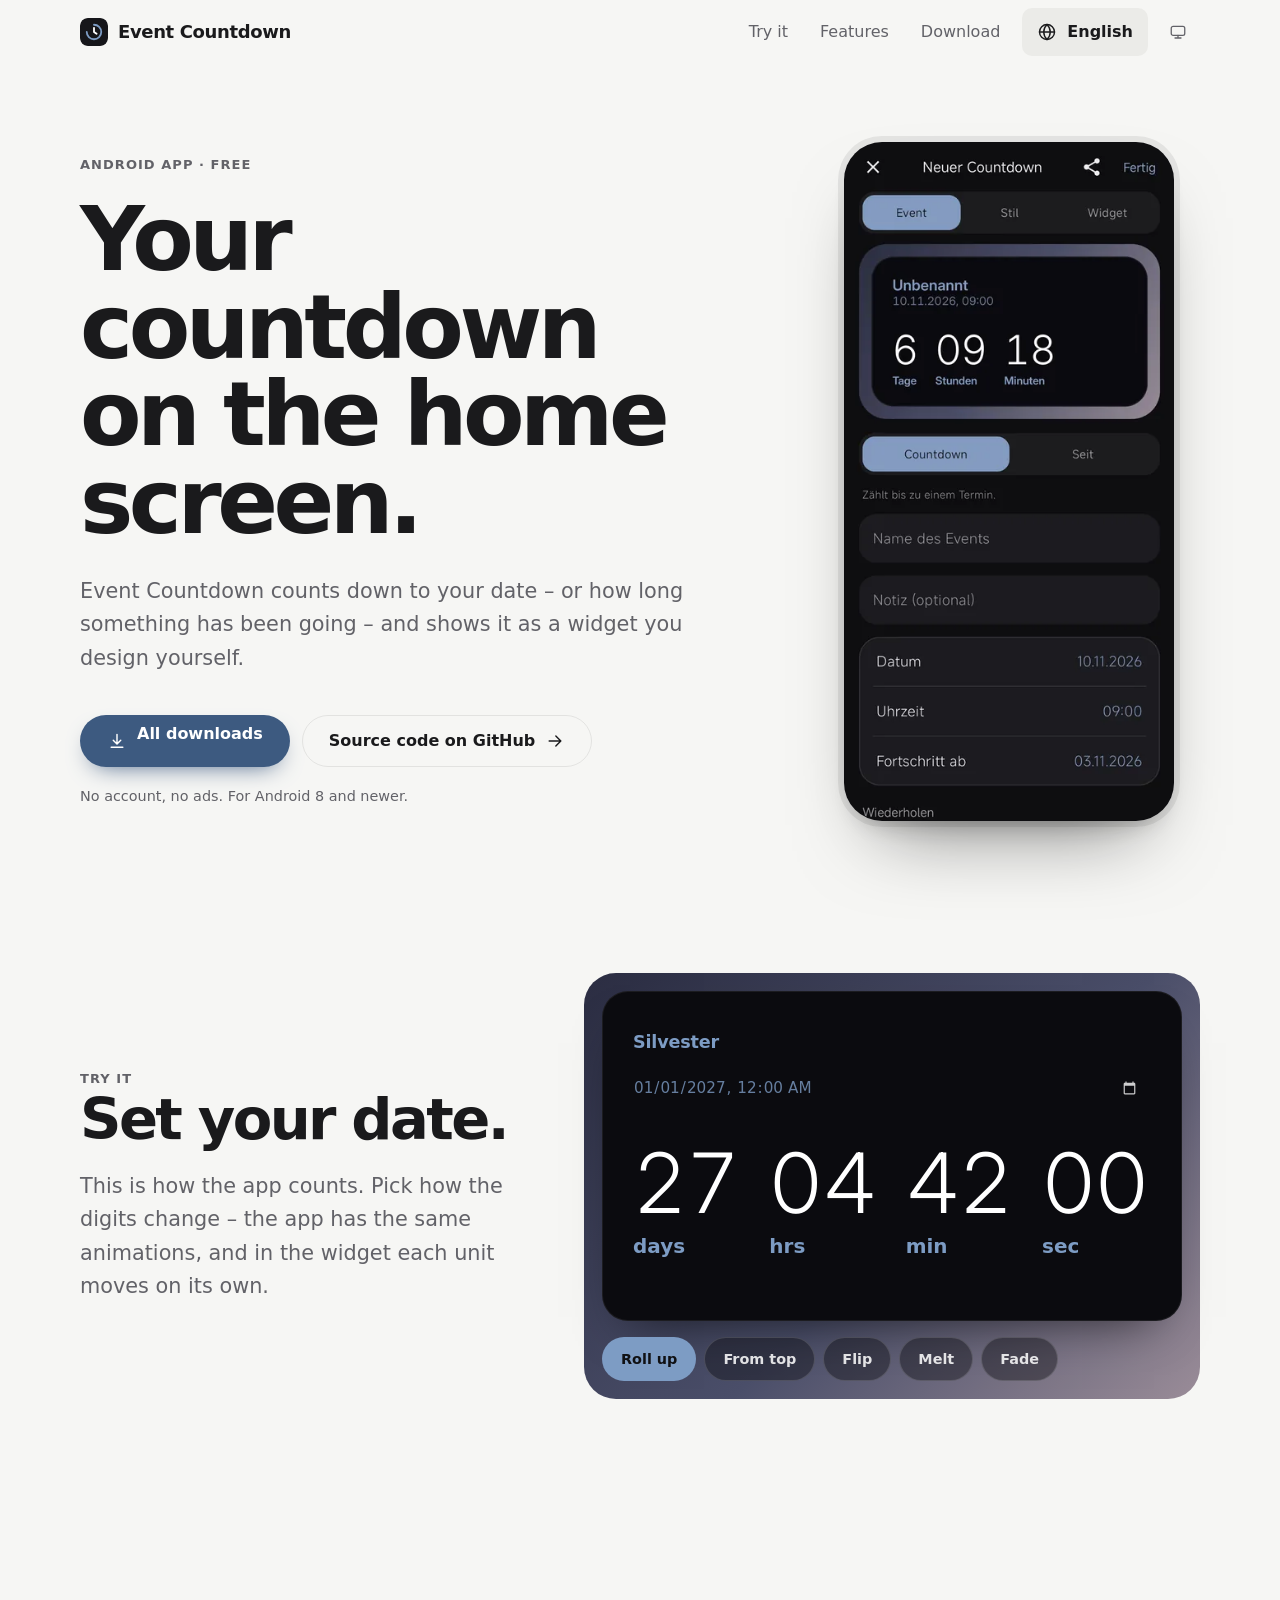
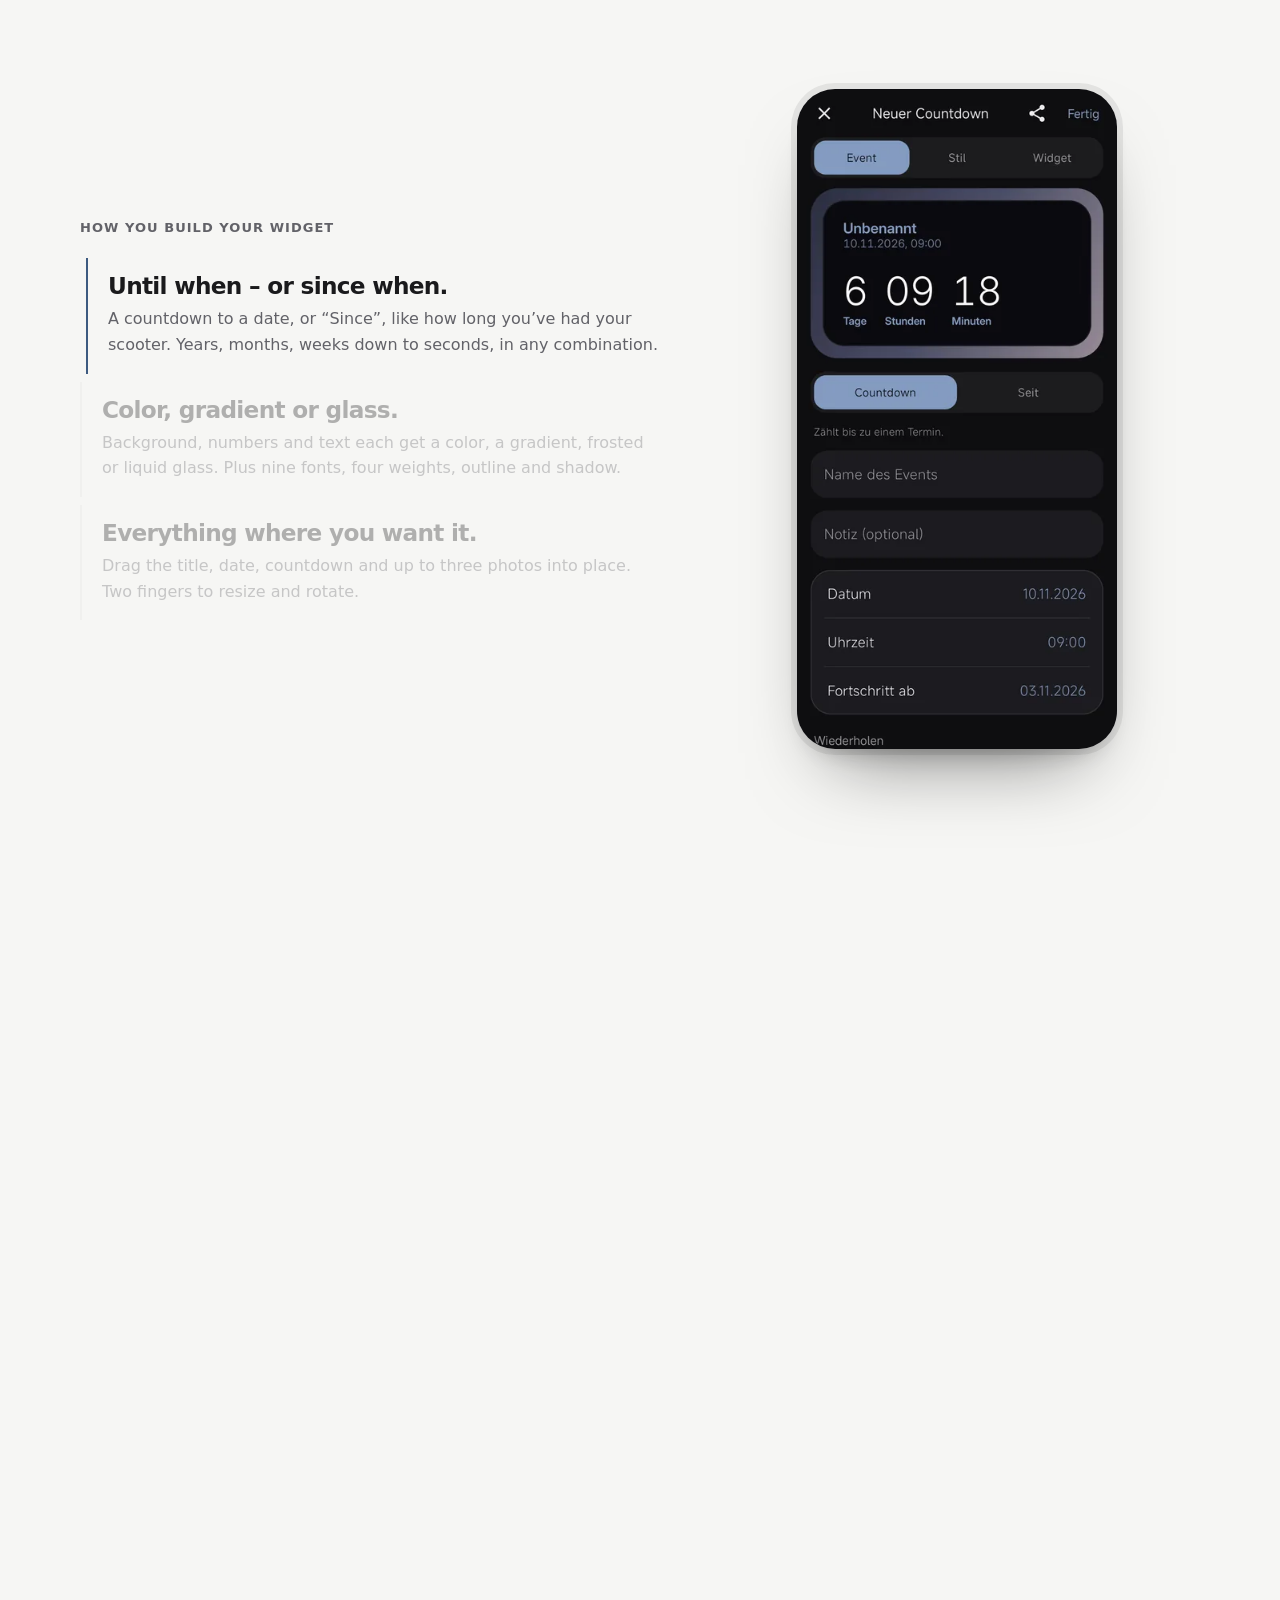
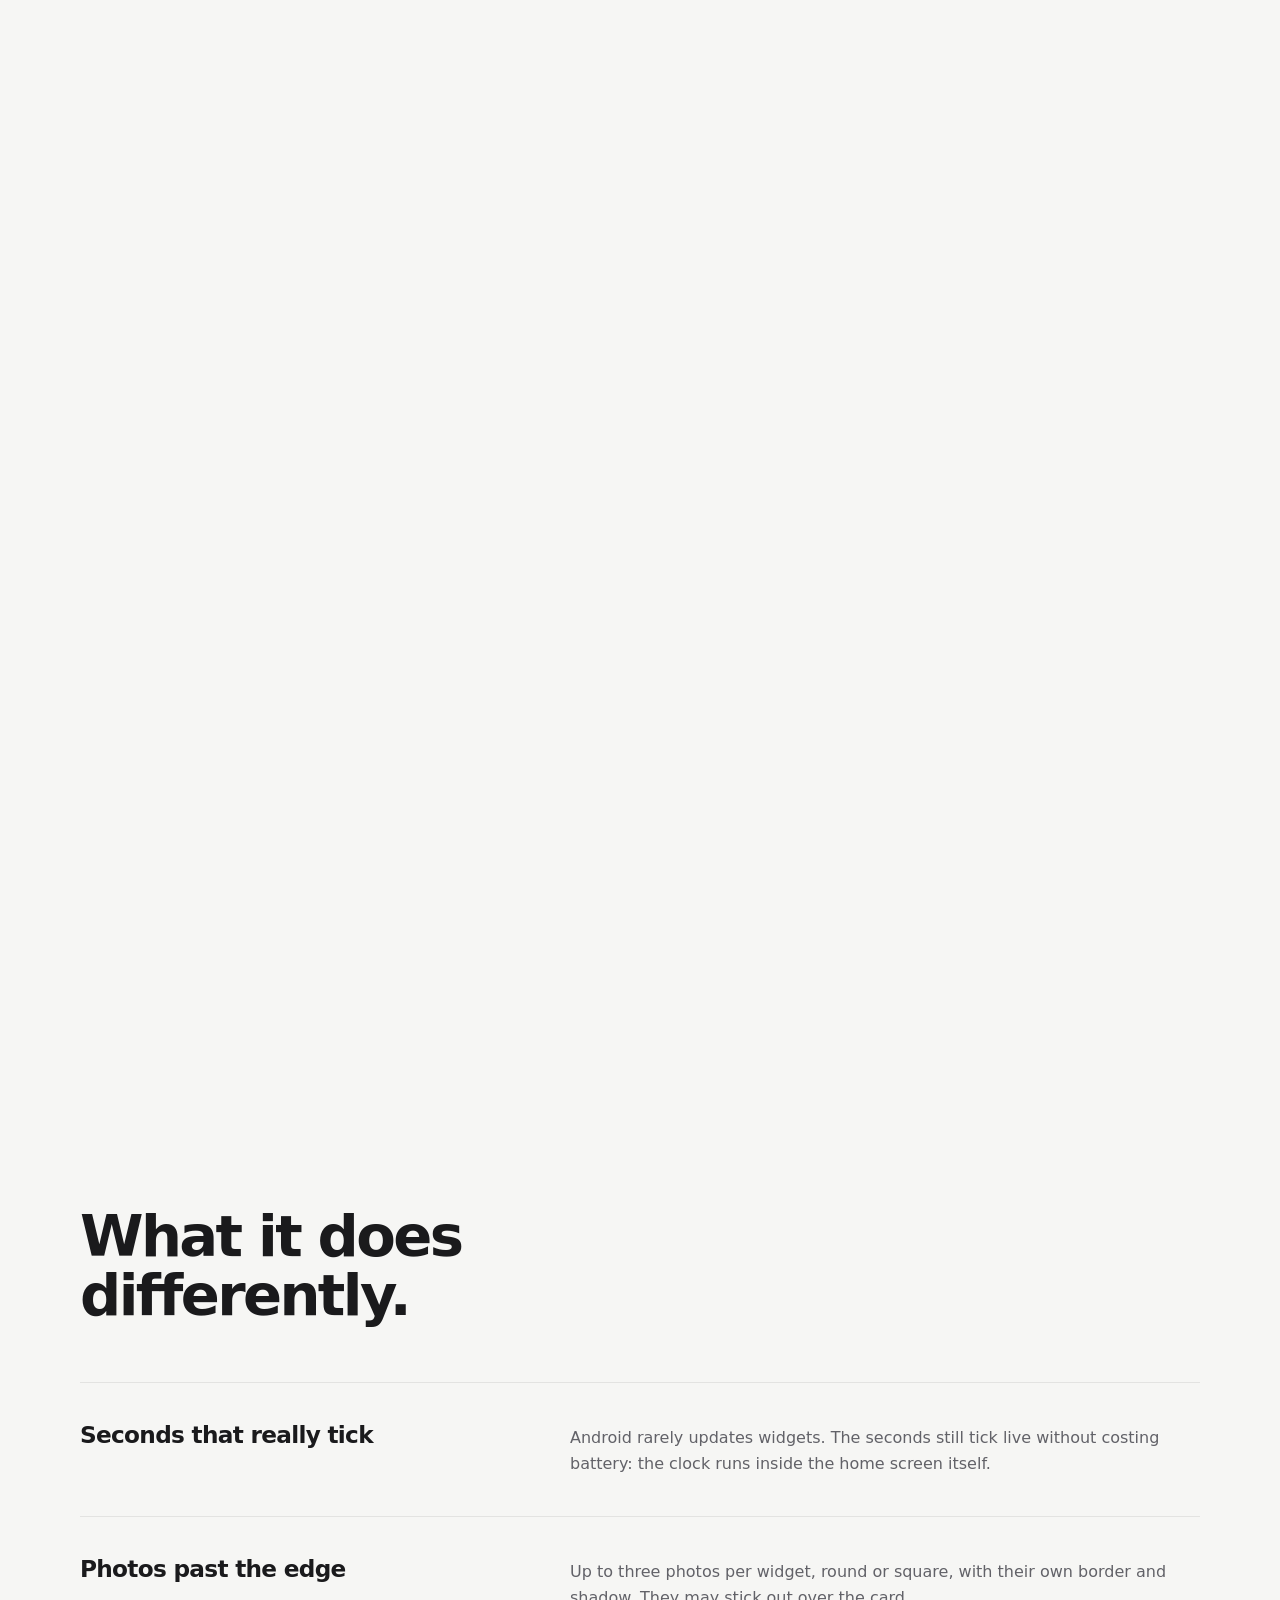
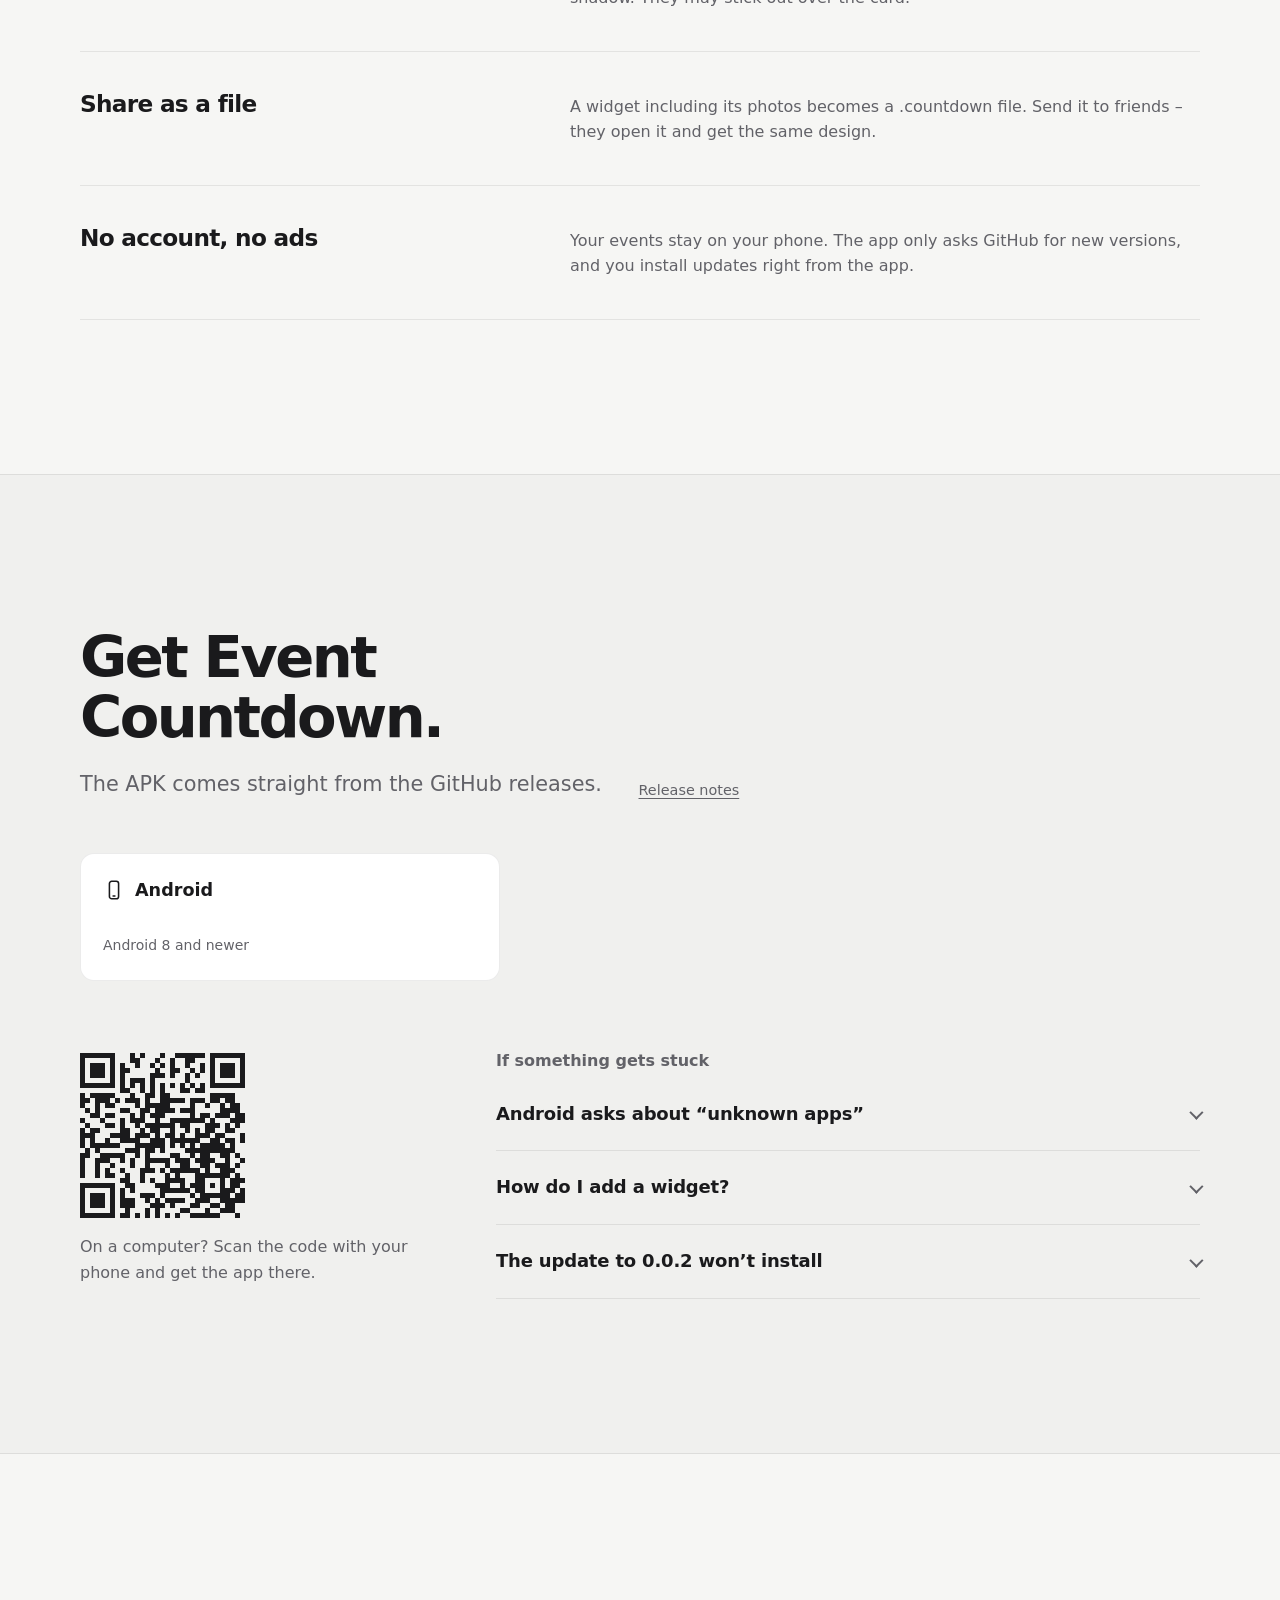
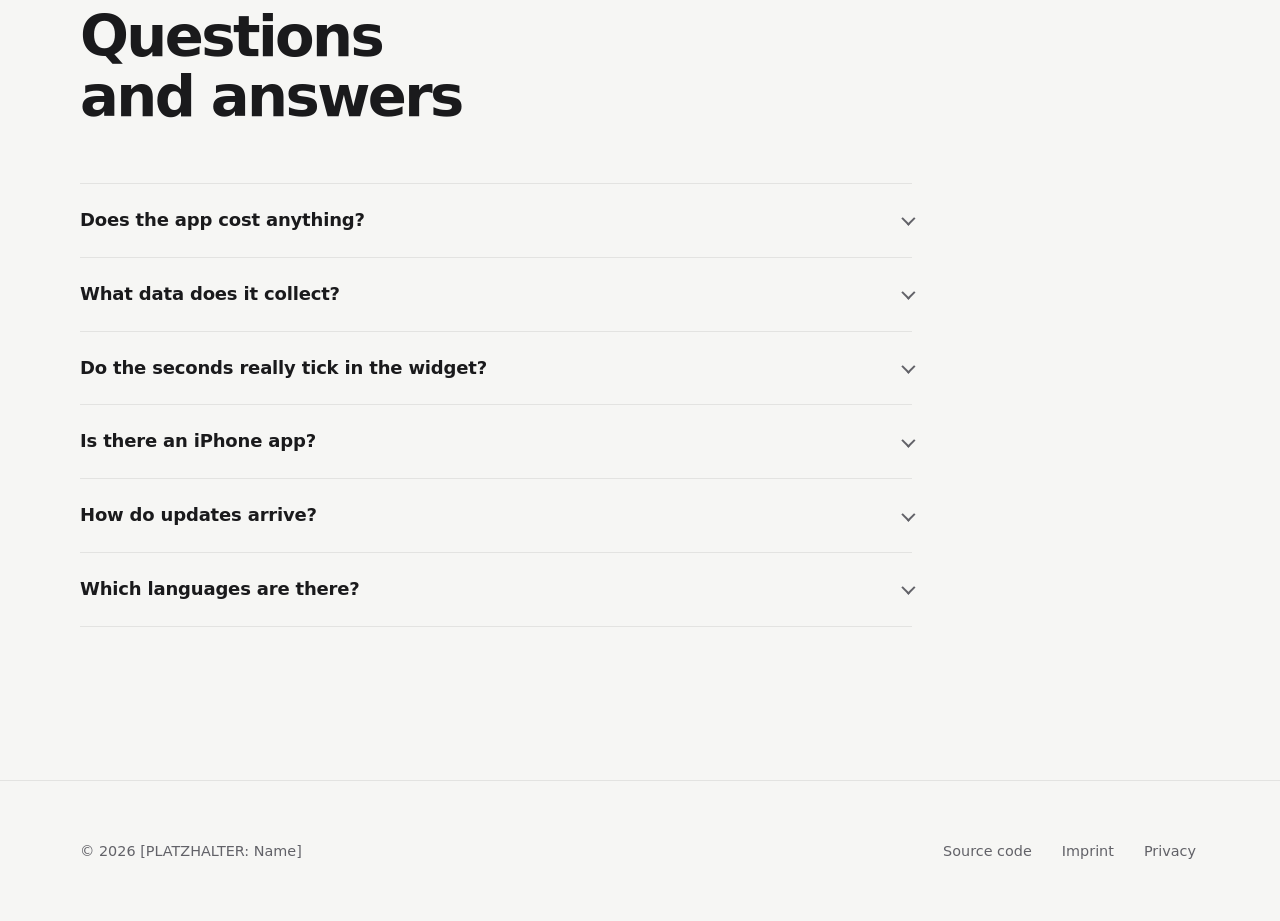
<file: site/index.html>
<!doctype html>
<html lang="de" data-theme="dark">
<head>
<meta charset="utf-8">
<meta name="viewport" content="width=device-width, initial-scale=1, viewport-fit=cover">
<title>Event Countdown – dein Countdown als Widget</title>
<meta name="description" content="Countdown bis zu deinem Termin oder seit wann etwas läuft – als Android-Widget, das du selbst gestaltest. Kostenlos, ohne Konto, ohne Werbung.">
<link rel="canonical" href="https://emre1001.github.io/Event-Countdown/">
<meta name="color-scheme" content="dark light">
<meta name="theme-color" media="(prefers-color-scheme: light)" content="#f6f6f4">
<meta name="theme-color" media="(prefers-color-scheme: dark)" content="#0e0e11">
<link rel="icon" href="favicon.svg" type="image/svg+xml">
<link rel="apple-touch-icon" href="img/apple-touch-icon.png">
<meta property="og:type" content="website">
<meta property="og:title" content="Event Countdown – dein Countdown als Widget">
<meta property="og:description" content="Countdown oder „seit“ – als Android-Widget mit Farben, Glas, Fotos und Sekunden, die live ticken.">
<meta property="og:url" content="https://emre1001.github.io/Event-Countdown/">
<meta property="og:image" content="https://emre1001.github.io/Event-Countdown/img/og.jpg">
<meta property="og:image:width" content="1200"><meta property="og:image:height" content="630">
<meta name="twitter:card" content="summary_large_image">
<script>
/* vor dem ersten Bild: Theme ohne Aufblitzen */
(function () {
  var r = document.documentElement, p = 'system';
  try { p = localStorage.getItem('theme') || 'system'; } catch (e) {}
  var d = p === 'dark' || (p === 'system' && matchMedia('(prefers-color-scheme: dark)').matches);
  r.dataset.theme = d ? 'dark' : 'light'; r.dataset.themePref = p;
})();
</script>
<link rel="preload" href="fonts/inter-digits-300.woff2" as="font" type="font/woff2" crossorigin>
<link rel="stylesheet" href="css/site-base.css">
<link rel="stylesheet" href="css/language-picker.css">
<link rel="stylesheet" href="css/site.css">
<script type="application/ld+json">
{"@context":"https://schema.org","@type":"SoftwareApplication","name":"Event Countdown","applicationCategory":"LifestyleApplication","operatingSystem":"Android 8.0+","offers":{"@type":"Offer","price":"0","priceCurrency":"EUR"},"url":"https://emre1001.github.io/Event-Countdown/","downloadUrl":"https://github.com/Emre1001/Event-Countdown/releases/latest"}
</script>
</head>
<body>
<a class="skip-link" href="#main" data-i18n="skip">Zum Inhalt springen</a>

<!-- Weicher "Goo"-Filter für die Schmelz-Animation (wie in der App: Weichzeichnen + Alpha-Schwelle) -->
<svg class="sr-only" aria-hidden="true" focusable="false" width="0" height="0">
  <filter id="goo" x="-20%" y="-20%" width="140%" height="140%">
    <feGaussianBlur in="SourceGraphic" stdDeviation="4" result="b"/>
    <feColorMatrix in="b" values="1 0 0 0 0  0 1 0 0 0  0 0 1 0 0  0 0 0 18 -7"/>
  </filter>
</svg>

<header class="site-header" id="top">
  <div class="wrap site-header__bar">
    <a class="brand" href="#top"><img class="brand-mark" src="favicon.svg" width="28" height="28" alt="">Event Countdown</a>
    <nav class="nav" data-i18n-attr="aria-label:nav.main" aria-label="Hauptnavigation">
      <a href="#demo" data-i18n="nav.demo">Ausprobieren</a>
      <a href="#funktionen" data-i18n="nav.features">Funktionen</a>
      <a href="#download" data-i18n="nav.download">Download</a>
    </nav>
    <button class="icon-btn lang-trigger" id="lang-trigger" type="button" aria-haspopup="dialog" aria-expanded="false" data-i18n-attr="aria-label:language.label">
      <svg class="i" viewBox="0 0 24 24" aria-hidden="true"><circle cx="12" cy="12" r="9"/><path d="M3 12h18M12 3c2.6 2.6 3.9 5.6 3.9 9s-1.3 6.4-3.9 9c-2.6-2.6-3.9-5.6-3.9-9S9.4 5.6 12 3z"/></svg>
      <span data-lang-current>Deutsch</span>
    </button>
    <button class="icon-btn theme-btn" type="button" data-theme-cycle aria-label="Erscheinungsbild">
      <svg class="i" data-icon="system" viewBox="0 0 24 24" aria-hidden="true"><rect x="3" y="4.5" width="18" height="12" rx="2.5"/><path d="M8 20h8M12 16.5V20"/></svg>
      <svg class="i" data-icon="light" viewBox="0 0 24 24" aria-hidden="true"><circle cx="12" cy="12" r="4"/><path d="M12 3v2M12 19v2M3 12h2M19 12h2M5.6 5.6 7 7M17 17l1.4 1.4M5.6 18.4 7 17M17 7l1.4-1.4"/></svg>
      <svg class="i" data-icon="dark" viewBox="0 0 24 24" aria-hidden="true"><path d="M20 14.5A8 8 0 0 1 9.5 4a8 8 0 1 0 10.5 10.5z"/></svg>
    </button>
  </div>
</header>

<main id="main">
  <section class="hero">
    <div class="wrap hero__grid">
      <div class="hero__copy">
        <p class="eyebrow hero__eyebrow" data-i18n="hero.eyebrow">Android-App · kostenlos</p>
        <h1 class="hero__title" data-i18n="hero.title">Dein Countdown auf dem Homescreen.</h1>
        <p class="lead hero__lead" data-i18n="hero.lead">Event Countdown zählt bis zu deinem Termin – oder seit wann etwas läuft – und zeigt es als Widget, das du selbst gestaltest.</p>
        <div class="hero__actions">
          <div data-dl-state>
            <a class="btn btn--primary" data-dl-primary href="https://github.com/Emre1001/Event-Countdown/releases/latest">
              <svg class="i i--down" viewBox="0 0 24 24" aria-hidden="true"><path d="M12 4v11M7.5 11l4.5 4.5 4.5-4.5M5 19.5h14"/></svg>
              <span class="btn-stack"><span data-dl-label>Alle Downloads</span><small data-dl-meta></small></span>
            </a>
          </div>
          <a class="btn btn--secondary" href="https://github.com/Emre1001/Event-Countdown" rel="noopener"><span data-i18n="hero.github">Quellcode auf GitHub</span><svg class="i i--arrow" viewBox="0 0 24 24" aria-hidden="true"><path d="M5 12h14M13 6l6 6-6 6"/></svg></a>
        </div>
        <p class="muted hero__note"><span data-i18n="hero.note">Ohne Konto, ohne Werbung. Für Android 8 und neuer.</span> <span data-dl-hint></span></p>
      </div>
      <figure class="phone hero__phone">
        <img src="img/event-800.webp" srcset="img/event-400.webp 400w, img/event-800.webp 800w" sizes="(min-width: 900px) 330px, 72vw" width="800" height="1647" alt="Der Editor von Event Countdown: oben die Vorschau der Karte mit 6 Tagen, 9 Stunden und 18 Minuten, darunter Countdown oder Seit, Name, Datum und Uhrzeit" data-i18n-attr="alt:hero.alt" fetchpriority="high">
      </figure>
    </div>
  </section>

  <!-- Signatur: dein eigener Countdown, live, mit den echten Animationen der App -->
  <section class="section demo" id="demo" aria-labelledby="demo-h">
    <div class="wrap demo__grid">
      <div class="demo__copy" data-reveal>
        <p class="eyebrow" data-i18n="demo.eyebrow">Probier es aus</p>
        <h2 class="section-title" id="demo-h" data-i18n="demo.title">Stell dein Datum ein.</h2>
        <p class="lead" data-i18n="demo.lead">So zählt die App. Wähle, wie die Ziffern wechseln – dieselben Animationen hat die App, und im Widget bewegt sich jede Einheit für sich.</p>
      </div>
      <div class="demo__stage" data-reveal>
        <div class="card" id="demo-card" data-anim="up">
          <div class="card__head">
            <label class="sr-only" for="demo-title" data-i18n="demo.titleLabel">Name des Events</label>
            <input class="card__title" id="demo-title" type="text" maxlength="40" value="Silvester" data-i18n-attr="placeholder:demo.titlePlaceholder" placeholder="Name des Events" autocomplete="off" enterkeyhint="done">
            <label class="card__date">
              <span class="sr-only" data-i18n="demo.dateLabel">Datum und Uhrzeit</span>
              <input id="demo-date" type="datetime-local" step="60">
            </label>
          </div>
          <div class="count" id="demo-count" aria-live="off">
            <div class="unit" data-unit="d"><span class="num"></span><span class="lbl" data-i18n="unit.days">Tage</span></div>
            <div class="unit" data-unit="h"><span class="num"></span><span class="lbl" data-i18n="unit.hours">Std</span></div>
            <div class="unit" data-unit="m"><span class="num"></span><span class="lbl" data-i18n="unit.minutes">Min</span></div>
            <div class="unit" data-unit="s"><span class="num"></span><span class="lbl" data-i18n="unit.seconds">Sek</span></div>
          </div>
          <p class="card__state muted" id="demo-state" aria-live="polite"></p>
        </div>
        <div class="chips" role="radiogroup" data-i18n-attr="aria-label:demo.animLabel" aria-label="Animation der Ziffern">
          <button type="button" class="chip" role="radio" aria-checked="true" data-anim="up" data-i18n="anim.up">Nach oben</button>
          <button type="button" class="chip" role="radio" aria-checked="false" data-anim="down" data-i18n="anim.down">Von oben</button>
          <button type="button" class="chip" role="radio" aria-checked="false" data-anim="flip" data-i18n="anim.flip">Klappen</button>
          <button type="button" class="chip" role="radio" aria-checked="false" data-anim="melt" data-i18n="anim.melt">Schmelzen</button>
          <button type="button" class="chip" role="radio" aria-checked="false" data-anim="fade" data-i18n="anim.fade">Überblenden</button>
        </div>
      </div>
    </div>
  </section>

  <section class="story" data-story data-steps="3" aria-labelledby="story-h">
    <div class="story__sticky">
      <div class="wrap story__grid">
        <div class="story__copy-col">
          <p class="eyebrow" id="story-h" data-i18n="story.eyebrow">So baust du dein Widget</p>
          <ol class="story__copy">
            <li data-step-copy="0"><h2 data-i18n="story.0.title">Bis wann – oder seit wann.</h2><p class="muted" data-i18n="story.0.text">Ein Countdown bis zum Termin oder „Seit“, etwa seit wann du deinen Scooter hast. Jahre, Monate, Wochen bis Sekunden, frei kombiniert.</p></li>
            <li data-step-copy="1"><h2 data-i18n="story.1.title">Farbe, Verlauf oder Glas.</h2><p class="muted" data-i18n="story.1.text">Hintergrund, Zahlen und Text bekommen je eine Farbe, einen Verlauf, Milch- oder Flüssigglas. Dazu neun Schriften, vier Stärken, Kontur und Schatten.</p></li>
            <li data-step-copy="2"><h2 data-i18n="story.2.title">Alles dorthin, wo du willst.</h2><p class="muted" data-i18n="story.2.text">Titel, Datum, Countdown und bis zu drei Fotos ziehst du im Widget an ihren Platz. Mit zwei Fingern vergrößern und drehen.</p></li>
          </ol>
        </div>
        <div class="story__stage">
          <div class="story__phones">
            <figure class="phone layer layer--0" data-step-view="0">
              <img src="img/event-800.webp" srcset="img/event-400.webp 400w, img/event-800.webp 800w" sizes="(min-width: 900px) 320px, 80vw" width="800" height="1647" alt="Tab Event: Countdown oder Seit, Name, Notiz, Datum, Uhrzeit und Fortschritt" data-i18n-attr="alt:story.alt0" loading="lazy">
            </figure>
            <figure class="phone layer layer--1" data-step-view="1">
              <img src="img/style-800.webp" srcset="img/style-400.webp 400w, img/style-800.webp 800w" sizes="(min-width: 900px) 320px, 80vw" width="800" height="1647" alt="Tab Stil: fertige Stile und der Hintergrund als Farbe, Verlauf, Milchglas oder Flüssigglas" data-i18n-attr="alt:story.alt1" loading="lazy">
            </figure>
            <figure class="phone layer layer--2" data-step-view="2">
              <img src="img/designer-800.webp" srcset="img/designer-400.webp 400w, img/designer-800.webp 800w" sizes="(min-width: 900px) 320px, 80vw" width="800" height="1647" alt="Tab Widget: Vorschau des Widgets mit markiertem Countdown, Formate Quadratisch, Breit und Leiste, Größe und Ausrichtung" data-i18n-attr="alt:story.alt2" loading="lazy">
            </figure>
          </div>
        </div>
      </div>
    </div>
  </section>

  <section class="section" id="funktionen" aria-labelledby="features-h">
    <div class="wrap">
      <h2 class="section-title" id="features-h" data-reveal data-i18n="features.title">Was es anders macht.</h2>
      <ul class="rows">
        <li data-reveal><h3 data-i18n="features.1.title">Sekunden, die wirklich ticken</h3><p data-i18n="features.1.text">Android aktualisiert Widgets nur selten. Die Sekunden laufen trotzdem live mit, ohne Akku zu kosten: Die Uhr tickt im Startbildschirm selbst.</p></li>
        <li data-reveal><h3 data-i18n="features.2.title">Fotos über den Rand</h3><p data-i18n="features.2.text">Bis zu drei Fotos pro Widget, rund oder eckig, mit eigenem Rand und Schatten. Sie dürfen über die Karte hinausragen.</p></li>
        <li data-reveal><h3 data-i18n="features.3.title">Als Datei teilen</h3><p data-i18n="features.3.text">Ein Widget samt Bildern wird zur .countdown-Datei. Schick sie Freunden – sie öffnen sie und haben dasselbe Design.</p></li>
        <li data-reveal><h3 data-i18n="features.4.title">Kein Konto, keine Werbung</h3><p data-i18n="features.4.text">Deine Events bleiben auf dem Handy. Die App fragt nur GitHub nach neuen Versionen, und Updates installierst du direkt aus der App.</p></li>
      </ul>
    </div>
  </section>

  <section class="section section--tint" id="download" aria-labelledby="download-h">
    <div class="wrap" data-dl-state>
      <div class="download__head" data-reveal>
        <h2 class="section-title" id="download-h" data-i18n="download.title">Lade Event Countdown.</h2>
        <p class="lead"><span data-i18n="download.lead">Die APK kommt direkt aus den GitHub-Releases.</span> <span class="release-line"><span data-dl-version></span> <time data-dl-date></time> <a data-dl-notes href="https://github.com/Emre1001/Event-Countdown/releases/latest"></a></span></p>
      </div>
      <ul class="platforms platforms--one" data-reveal>
        <li><a class="platform" data-dl-platform="android" href="https://github.com/Emre1001/Event-Countdown/releases/latest"><span class="platform__name"><svg class="i" viewBox="0 0 24 24" aria-hidden="true"><rect x="7" y="2.5" width="10" height="19" rx="2.5"/><path d="M11 18.5h2"/></svg>Android</span><span class="platform__meta"><span data-i18n="download.androidReq">Android 8 und neuer</span><span data-dl-size></span><span class="platform__hash" data-dl-hash hidden></span></span></a></li>
      </ul>

      <div class="download__extra">
        <div class="qr-box" data-reveal>
          <span class="qr" role="img" aria-label="QR-Code, der diese Seite auf dem Handy öffnet" data-i18n-attr="aria-label:download.qrAlt"><svg xmlns="http://www.w3.org/2000/svg" viewBox="0 0 33 33" class="segno"><title>QR code</title><path class="qrline" stroke="currentColor" d="M0 0.5h7m3 0h1m1 0h1m3 0h1m2 0h6m1 0h7m-33 1h1m5 0h1m3 0h2m3 0h1m2 0h1m2 0h2m3 0h1m5 0h1m-33 1h1m1 0h3m1 0h1m1 0h1m2 0h1m2 0h1m1 0h1m1 0h1m2 0h1m2 0h1m1 0h1m1 0h3m1 0h1m-33 1h1m1 0h3m1 0h1m1 0h2m5 0h1m2 0h2m2 0h1m1 0h1m1 0h1m1 0h3m1 0h1m-33 1h1m1 0h3m1 0h1m1 0h1m5 0h3m1 0h1m2 0h1m1 0h1m2 0h1m1 0h3m1 0h1m-33 1h1m5 0h1m1 0h1m1 0h3m1 0h1m6 0h1m4 0h1m5 0h1m-33 1h7m1 0h1m1 0h1m1 0h1m1 0h1m1 0h1m1 0h1m1 0h1m1 0h1m1 0h1m1 0h7m-25 1h2m2 0h1m1 0h1m1 0h1m3 0h2m1 0h2m-25 1h1m1 0h5m3 0h1m2 0h2m1 0h2m8 0h5m-31 1h2m1 0h3m1 0h1m1 0h3m1 0h1m2 0h5m1 0h3m1 0h2m1 0h2m-31 1h1m2 0h1m1 0h2m4 0h1m1 0h5m4 0h1m2 0h1m2 0h1m1 0h2m-31 1h1m1 0h1m4 0h2m2 0h2m1 0h4m1 0h3m5 0h4m-30 1h2m1 0h2m3 0h1m1 0h1m1 0h3m5 0h1m1 0h2m1 0h3m1 0h2m-33 1h1m3 0h1m3 0h1m1 0h3m2 0h1m2 0h7m1 0h1m3 0h3m-32 1h1m3 0h2m1 0h1m2 0h1m1 0h6m1 0h2m3 0h3m1 0h1m1 0h1m-32 1h1m1 0h2m4 0h2m2 0h1m1 0h2m2 0h1m2 0h1m1 0h1m1 0h2m2 0h2m-31 1h3m3 0h4m1 0h3m1 0h1m1 0h2m1 0h1m2 0h3m1 0h2m3 0h1m-33 1h1m1 0h1m2 0h1m2 0h4m2 0h3m1 0h6m2 0h2m1 0h2m1 0h1m-33 1h1m1 0h6m3 0h6m1 0h1m1 0h1m1 0h1m1 0h5m1 0h1m-30 1h1m1 0h1m5 0h3m1 0h2m1 0h1m4 0h10m-31 1h2m2 0h5m2 0h1m1 0h1m4 0h2m2 0h1m1 0h2m2 0h2m1 0h1m-32 1h1m2 0h3m2 0h1m1 0h1m2 0h5m1 0h3m1 0h4m2 0h1m2 0h1m-33 1h1m2 0h1m2 0h1m3 0h1m2 0h1m3 0h1m2 0h2m2 0h2m1 0h3m1 0h1m-32 1h1m2 0h1m1 0h1m2 0h1m3 0h3m1 0h1m1 0h6m1 0h1m2 0h3m-31 1h1m2 0h1m1 0h2m2 0h1m2 0h1m4 0h1m1 0h1m3 0h7m1 0h1m-24 1h2m2 0h1m1 0h1m2 0h4m2 0h2m3 0h1m1 0h3m-33 1h7m2 0h2m4 0h3m2 0h1m1 0h3m1 0h1m1 0h1m1 0h2m-32 1h1m5 0h1m1 0h1m1 0h1m5 0h6m1 0h2m3 0h3m1 0h1m-33 1h1m1 0h3m1 0h1m1 0h1m3 0h3m1 0h1m5 0h1m1 0h6m1 0h2m-33 1h1m1 0h3m1 0h1m1 0h3m2 0h1m1 0h1m1 0h4m2 0h3m2 0h5m-33 1h1m1 0h3m1 0h1m1 0h3m3 0h3m1 0h1m3 0h2m2 0h2m1 0h2m-31 1h1m5 0h1m2 0h1m3 0h1m1 0h1m4 0h2m3 0h1m2 0h3m-31 1h7m1 0h2m1 0h1m1 0h1m1 0h1m1 0h1m1 0h1m2 0h6m3 0h1"/></svg></span>
          <p class="muted" data-i18n="download.qr">Am Computer? Scanne den Code mit dem Handy und lade die App dort.</p>
        </div>
        <div class="faq" data-reveal>
          <h3 class="faq__title" data-i18n="help.title">Falls etwas klemmt</h3>
          <details><summary data-i18n="help.unknown.q">Android fragt nach „unbekannten Apps“</summary><div class="answer"><p data-i18n="help.unknown.a">Die APK kommt nicht aus dem Play Store. Android fragt deshalb einmal, ob dein Browser Apps installieren darf. Tippe auf „Einstellungen“, erlaube es und gehe zurück – dann startet die Installation.</p></div></details>
          <details><summary data-i18n="help.widget.q">Wie füge ich ein Widget hinzu?</summary><div class="answer"><p data-i18n="help.widget.a">Startbildschirm lange drücken, „Widgets“, dann „Countdown“. Es gibt fünf Größen: 2×2, 4×2, eine Leiste 4×1, groß 4×4 und eine Übersicht aller Events.</p></div></details>
          <details><summary data-i18n="help.old.q">Das Update auf 0.0.2 lässt sich nicht installieren</summary><div class="answer"><p data-i18n="help.old.a">Version 0.0.1 wurde mit einem anderen Schlüssel signiert. Deinstalliere sie einmal und installiere 0.0.2 neu. Ab dann aktualisiert sich die App selbst und behält deine Widgets.</p></div></details>
        </div>
      </div>
    </div>
  </section>

  <section class="section" id="faq" aria-labelledby="faq-h">
    <div class="wrap faq-wrap">
      <h2 class="section-title" id="faq-h" data-reveal data-i18n="faq.title">Fragen und Antworten</h2>
      <div class="faq" data-reveal>
        <details><summary data-i18n="faq.1.q">Kostet die App etwas?</summary><div class="answer"><p data-i18n="faq.1.a">Nein. Sie ist kostenlos und ohne Werbung, der Quellcode liegt auf GitHub.</p></div></details>
        <details><summary data-i18n="faq.2.q">Welche Daten sammelt sie?</summary><div class="answer"><p data-i18n="faq.2.a">Keine. Es gibt kein Konto und keine Analyse. Deine Events und Fotos bleiben auf dem Handy; die App fragt nur GitHub nach der neuesten Version.</p></div></details>
        <details><summary data-i18n="faq.3.q">Laufen die Sekunden im Widget wirklich mit?</summary><div class="answer"><p data-i18n="faq.3.a">Ja. Ein Uhr-Element tickt direkt im Startbildschirm, deshalb kostet es keinen Akku. Im Widget zeigen die Sekunden immer den Rest der Minute und haben keine Kontur.</p></div></details>
        <details><summary data-i18n="faq.4.q">Gibt es die App für iPhone?</summary><div class="answer"><p data-i18n="faq.4.a">Nein, nur für Android ab Version 8.</p></div></details>
        <details><summary data-i18n="faq.5.q">Wie kommen Updates?</summary><div class="answer"><p data-i18n="faq.5.a">Die App meldet neue Versionen selbst: Installieren, Später oder Dieses Update überspringen. Deine Widgets und Events bleiben dabei erhalten.</p></div></details>
        <details><summary data-i18n="faq.6.q">Welche Sprachen gibt es?</summary><div class="answer"><p data-i18n="faq.6.a">Deutsch, English und Türkçe – auch in den Widgets.</p></div></details>
      </div>
    </div>
  </section>
</main>

<footer class="site-footer">
  <div class="wrap site-footer__row">
    <span>© 2026 <span>[PLATZHALTER: Name]</span></span>
    <nav data-i18n-attr="aria-label:footer.legal" aria-label="Rechtliches">
      <a href="https://github.com/Emre1001/Event-Countdown" rel="noopener" data-i18n="footer.source">Quellcode</a>
      <a href="impressum.html" data-i18n="footer.imprint">Impressum</a>
      <a href="datenschutz.html" data-i18n="footer.privacy">Datenschutz</a>
    </nav>
  </div>
</footer>

<script src="js/i18n.js"></script>
<script src="locales/site.de.js"></script>
<script src="locales/site.en.js"></script>
<script src="locales/site.tr.js"></script>
<script src="js/language-picker.js"></script>
<script src="js/site-theme.js"></script>
<script src="js/reveal.js"></script>
<script src="js/story.js"></script>
<script src="js/download.js"></script>
<script src="js/demo.js"></script>
<script src="js/site.js"></script>
</body>
</html>
</file>
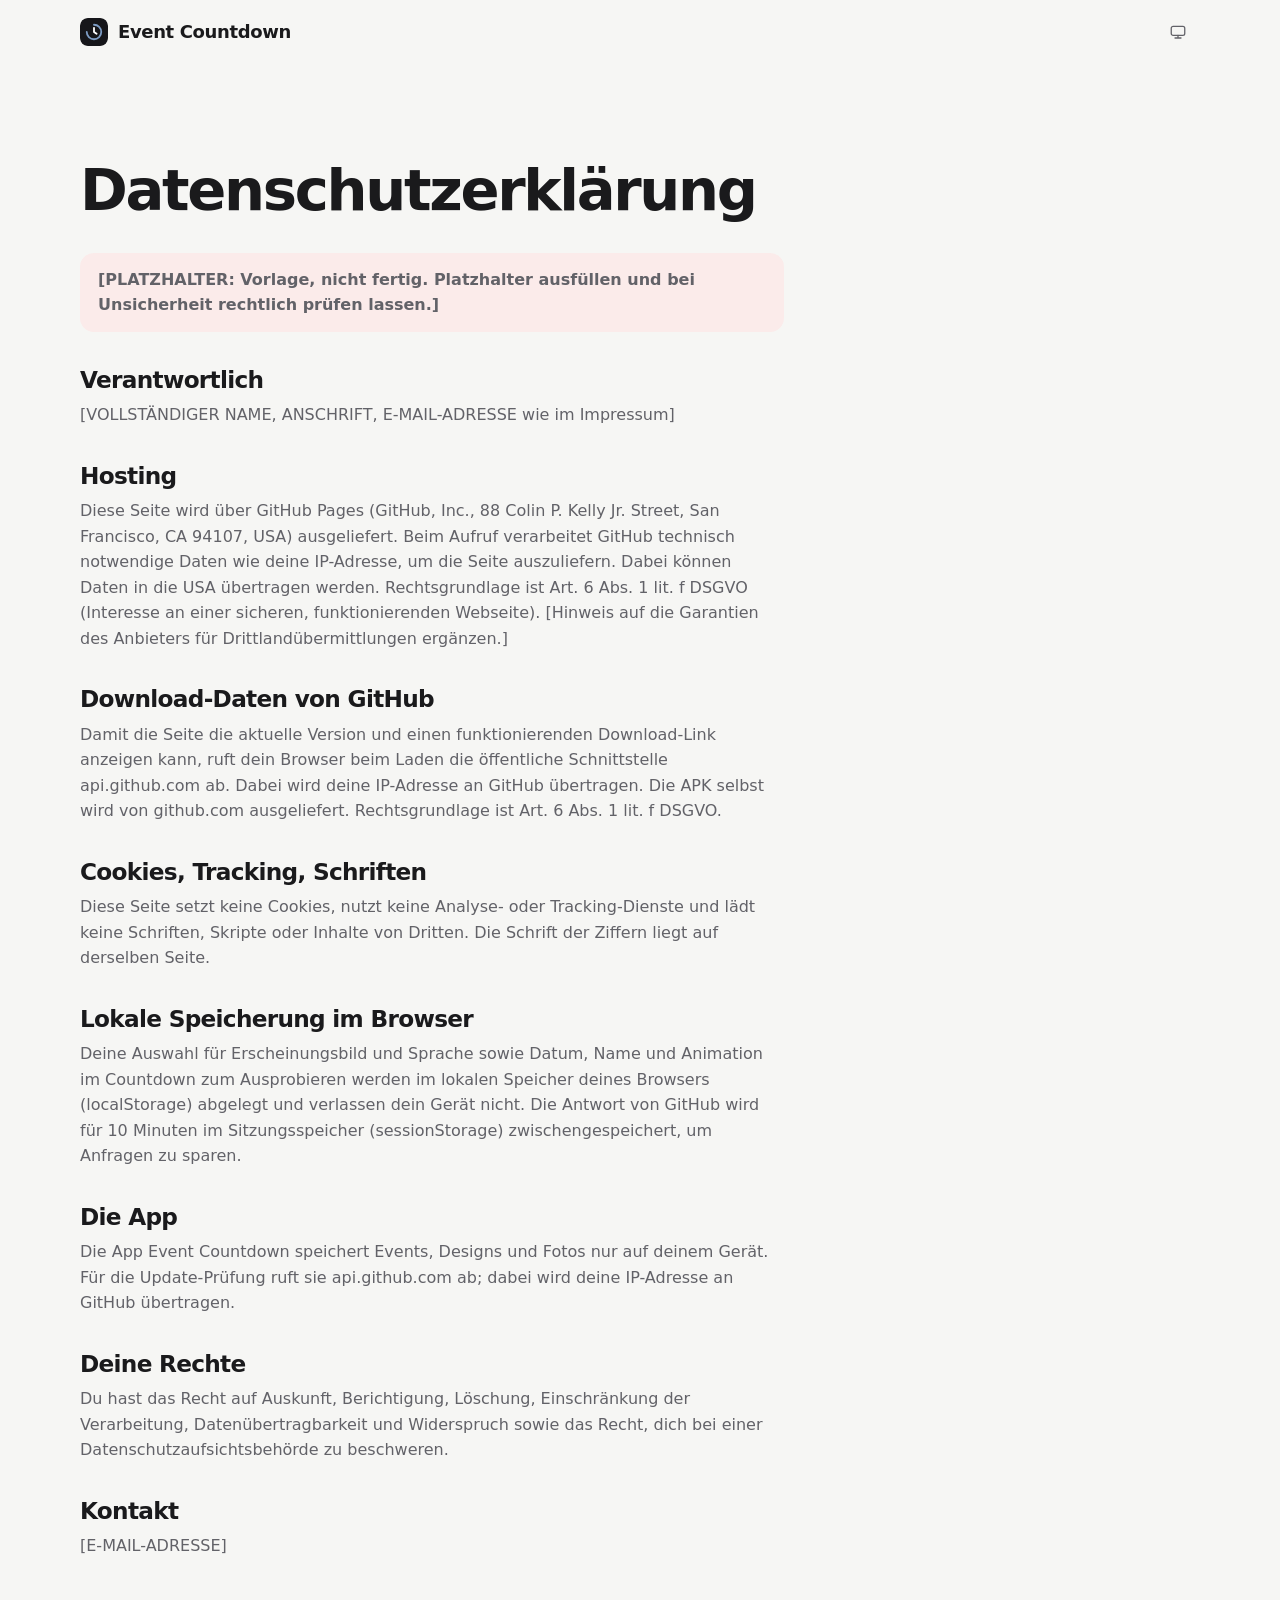
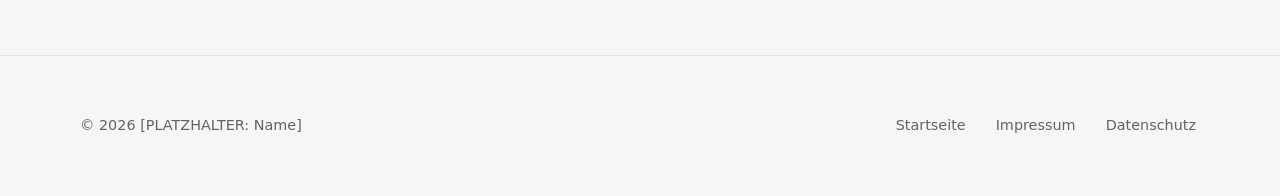
<file: site/datenschutz.html>
<!doctype html>
<html lang="de" data-theme="dark"><head><meta charset="utf-8"><meta name="viewport" content="width=device-width, initial-scale=1, viewport-fit=cover">
<title>Datenschutz – Event Countdown</title><meta name="robots" content="noindex"><meta name="color-scheme" content="dark light">
<link rel="icon" href="favicon.svg" type="image/svg+xml">
<script>(function(){var r=document.documentElement,p="system";try{p=localStorage.getItem("theme")||"system"}catch(e){}var d=p==="dark"||(p==="system"&&matchMedia("(prefers-color-scheme: dark)").matches);r.dataset.theme=d?"dark":"light";r.dataset.themePref=p})();</script>
<link rel="stylesheet" href="css/site-base.css"><link rel="stylesheet" href="css/site.css"></head>
<body data-page="legal">
<header class="site-header"><div class="wrap site-header__bar"><a class="brand" href="./"><img class="brand-mark" src="favicon.svg" width="28" height="28" alt="">Event Countdown</a>
<button class="icon-btn theme-btn" type="button" data-theme-cycle aria-label="Erscheinungsbild">
<svg class="i" data-icon="system" viewBox="0 0 24 24" aria-hidden="true"><rect x="3" y="4.5" width="18" height="12" rx="2.5"/><path d="M8 20h8M12 16.5V20"/></svg>
<svg class="i" data-icon="light" viewBox="0 0 24 24" aria-hidden="true"><circle cx="12" cy="12" r="4"/><path d="M12 3v2M12 19v2M3 12h2M19 12h2M5.6 5.6 7 7M17 17l1.4 1.4M5.6 18.4 7 17M17 7l1.4-1.4"/></svg>
<svg class="i" data-icon="dark" viewBox="0 0 24 24" aria-hidden="true"><path d="M20 14.5A8 8 0 0 1 9.5 4a8 8 0 1 0 10.5 10.5z"/></svg>
</button></div></header>
<main class="wrap legal" id="main">
<h1>Datenschutzerklärung</h1>
<p class="ph-note"><strong>[PLATZHALTER: Vorlage, nicht fertig. Platzhalter ausfüllen und bei Unsicherheit rechtlich prüfen lassen.]</strong></p>
<h2>Verantwortlich</h2>
<p>[VOLLSTÄNDIGER NAME, ANSCHRIFT, E-MAIL-ADRESSE wie im Impressum]</p>
<h2>Hosting</h2>
<p>Diese Seite wird über GitHub Pages (GitHub, Inc., 88 Colin P. Kelly Jr. Street, San Francisco, CA 94107, USA) ausgeliefert. Beim Aufruf verarbeitet GitHub technisch notwendige Daten wie deine IP-Adresse, um die Seite auszuliefern. Dabei können Daten in die USA übertragen werden. Rechtsgrundlage ist Art. 6 Abs. 1 lit. f DSGVO (Interesse an einer sicheren, funktionierenden Webseite). [Hinweis auf die Garantien des Anbieters für Drittlandübermittlungen ergänzen.]</p>
<h2>Download-Daten von GitHub</h2>
<p>Damit die Seite die aktuelle Version und einen funktionierenden Download-Link anzeigen kann, ruft dein Browser beim Laden die öffentliche Schnittstelle api.github.com ab. Dabei wird deine IP-Adresse an GitHub übertragen. Die APK selbst wird von github.com ausgeliefert. Rechtsgrundlage ist Art. 6 Abs. 1 lit. f DSGVO.</p>
<h2>Cookies, Tracking, Schriften</h2>
<p>Diese Seite setzt keine Cookies, nutzt keine Analyse- oder Tracking-Dienste und lädt keine Schriften, Skripte oder Inhalte von Dritten. Die Schrift der Ziffern liegt auf derselben Seite.</p>
<h2>Lokale Speicherung im Browser</h2>
<p>Deine Auswahl für Erscheinungsbild und Sprache sowie Datum, Name und Animation im Countdown zum Ausprobieren werden im lokalen Speicher deines Browsers (localStorage) abgelegt und verlassen dein Gerät nicht. Die Antwort von GitHub wird für 10 Minuten im Sitzungsspeicher (sessionStorage) zwischengespeichert, um Anfragen zu sparen.</p>
<h2>Die App</h2>
<p>Die App Event Countdown speichert Events, Designs und Fotos nur auf deinem Gerät. Für die Update-Prüfung ruft sie api.github.com ab; dabei wird deine IP-Adresse an GitHub übertragen.</p>
<h2>Deine Rechte</h2>
<p>Du hast das Recht auf Auskunft, Berichtigung, Löschung, Einschränkung der Verarbeitung, Datenübertragbarkeit und Widerspruch sowie das Recht, dich bei einer Datenschutzaufsichtsbehörde zu beschweren.</p>
<h2>Kontakt</h2>
<p>[E-MAIL-ADRESSE]</p>
</main>
<footer class="site-footer"><div class="wrap site-footer__row"><span>© 2026 [PLATZHALTER: Name]</span><nav aria-label="Rechtliches"><a href="./">Startseite</a><a href="impressum.html">Impressum</a><a href="datenschutz.html">Datenschutz</a></nav></div></footer>
<script src="js/site-theme.js"></script>
<script>SiteTheme.init({ labels: { system: "System", light: "Hell", dark: "Dunkel" }, title: "Erscheinungsbild" });</script>
</body></html>
</file>
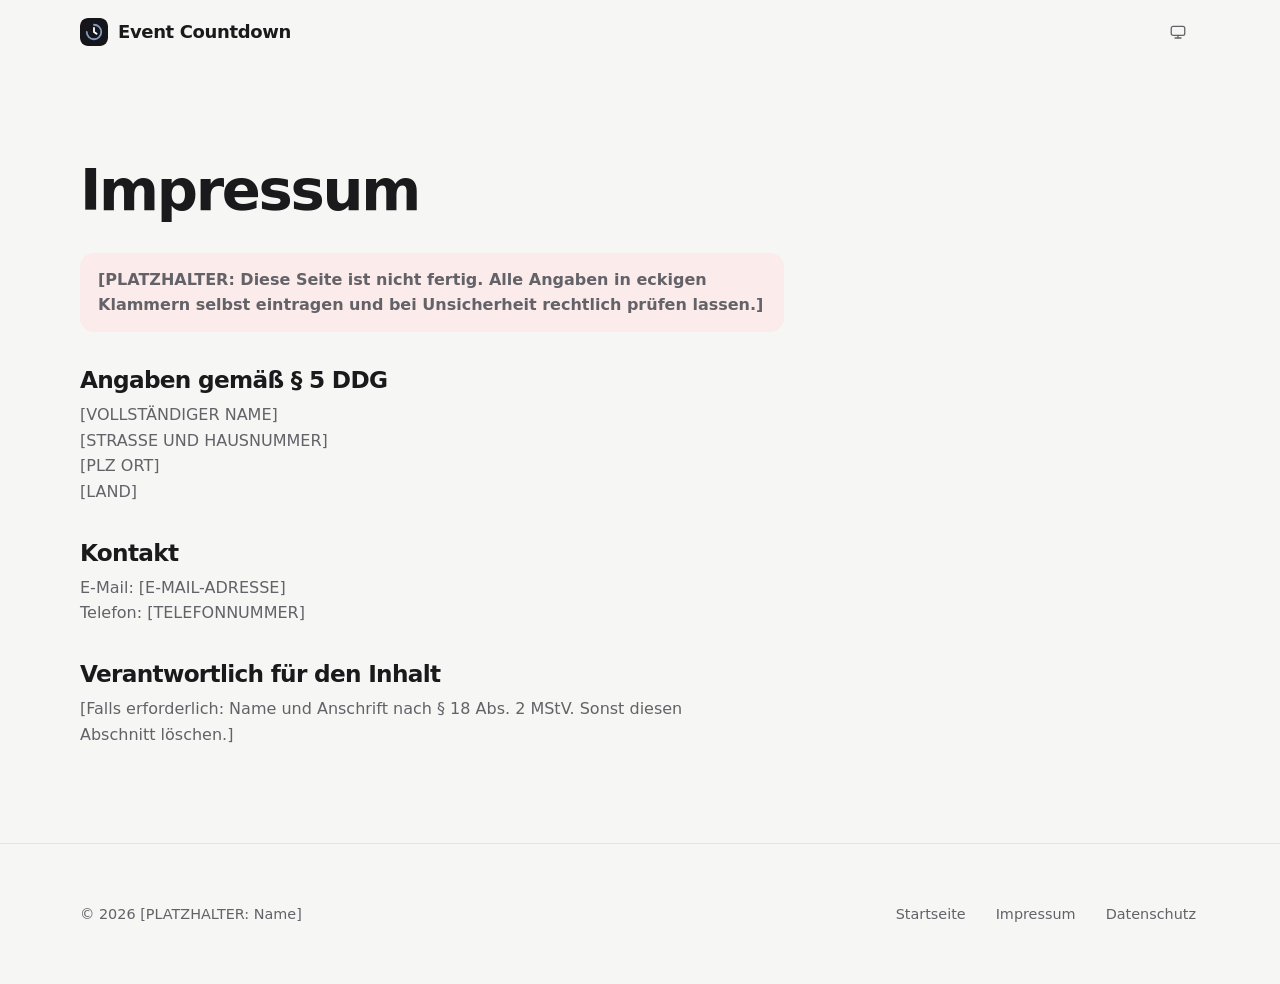
<file: site/impressum.html>
<!doctype html>
<html lang="de" data-theme="dark"><head><meta charset="utf-8"><meta name="viewport" content="width=device-width, initial-scale=1, viewport-fit=cover">
<title>Impressum – Event Countdown</title><meta name="robots" content="noindex"><meta name="color-scheme" content="dark light">
<link rel="icon" href="favicon.svg" type="image/svg+xml">
<script>(function(){var r=document.documentElement,p="system";try{p=localStorage.getItem("theme")||"system"}catch(e){}var d=p==="dark"||(p==="system"&&matchMedia("(prefers-color-scheme: dark)").matches);r.dataset.theme=d?"dark":"light";r.dataset.themePref=p})();</script>
<link rel="stylesheet" href="css/site-base.css"><link rel="stylesheet" href="css/site.css"></head>
<body data-page="legal">
<header class="site-header"><div class="wrap site-header__bar"><a class="brand" href="./"><img class="brand-mark" src="favicon.svg" width="28" height="28" alt="">Event Countdown</a>
<button class="icon-btn theme-btn" type="button" data-theme-cycle aria-label="Erscheinungsbild">
<svg class="i" data-icon="system" viewBox="0 0 24 24" aria-hidden="true"><rect x="3" y="4.5" width="18" height="12" rx="2.5"/><path d="M8 20h8M12 16.5V20"/></svg>
<svg class="i" data-icon="light" viewBox="0 0 24 24" aria-hidden="true"><circle cx="12" cy="12" r="4"/><path d="M12 3v2M12 19v2M3 12h2M19 12h2M5.6 5.6 7 7M17 17l1.4 1.4M5.6 18.4 7 17M17 7l1.4-1.4"/></svg>
<svg class="i" data-icon="dark" viewBox="0 0 24 24" aria-hidden="true"><path d="M20 14.5A8 8 0 0 1 9.5 4a8 8 0 1 0 10.5 10.5z"/></svg>
</button></div></header>
<main class="wrap legal" id="main">
<h1>Impressum</h1>
<p class="ph-note"><strong>[PLATZHALTER: Diese Seite ist nicht fertig. Alle Angaben in eckigen Klammern selbst eintragen und bei Unsicherheit rechtlich prüfen lassen.]</strong></p>
<h2>Angaben gemäß § 5 DDG</h2>
<p>[VOLLSTÄNDIGER NAME]<br>[STRASSE UND HAUSNUMMER]<br>[PLZ ORT]<br>[LAND]</p>
<h2>Kontakt</h2>
<p>E-Mail: [E-MAIL-ADRESSE]<br>Telefon: [TELEFONNUMMER]</p>
<h2>Verantwortlich für den Inhalt</h2>
<p>[Falls erforderlich: Name und Anschrift nach § 18 Abs. 2 MStV. Sonst diesen Abschnitt löschen.]</p>
</main>
<footer class="site-footer"><div class="wrap site-footer__row"><span>© 2026 [PLATZHALTER: Name]</span><nav aria-label="Rechtliches"><a href="./">Startseite</a><a href="impressum.html">Impressum</a><a href="datenschutz.html">Datenschutz</a></nav></div></footer>
<script src="js/site-theme.js"></script>
<script>SiteTheme.init({ labels: { system: "System", light: "Hell", dark: "Dunkel" }, title: "Erscheinungsbild" });</script>
</body></html>
</file>
<file: site/css/site-base.css>
/* Website base: layout, type, buttons, header/footer, details, download tiles, reveal and theme-transition rules.
   Everything is built on the SAME tokens as the app, so the site looks like the product:
     --bg --surface --inset --border --text --text-muted --accent --accent-contrast --shadow --ring
     --dur-fast --dur-base --dur-slow --ease-out --radius-s --radius-m
   Copy the app's token block into the site's CSS (or import it) first. Add --radius-l / --font-display if the app has them.
   Page-specific parts (the signature moment) go into the site's own stylesheet, not here. */

:root {
  --ring: color-mix(in srgb, var(--accent) 38%, transparent);
  --dur-fast: 140ms; --dur-base: 240ms; --dur-slow: 440ms; --ease-out: cubic-bezier(0.22, 1, 0.36, 1);
  --radius-s: 10px; --radius-m: 14px; --radius-l: 22px;
  --page-max: 1120px;
  --gutter: clamp(20px, 5vw, 48px);
  --section-y: clamp(72px, 12vw, 160px);
  --safe-top: env(safe-area-inset-top, 0px); --safe-bottom: env(safe-area-inset-bottom, 0px);
  --safe-left: env(safe-area-inset-left, 0px); --safe-right: env(safe-area-inset-right, 0px);
  --z-header: 50; --z-popover: 100;
  /* fluid type scale */
  --fs-hero: clamp(2.75rem, 1.2rem + 7.4vw, 7.25rem);
  --fs-h2: clamp(1.9rem, 1.2rem + 3vw, 3.6rem);
  --fs-h3: clamp(1.15rem, 1.05rem + 0.5vw, 1.45rem);
  --fs-lead: clamp(1.08rem, 1rem + 0.45vw, 1.3rem);
}

*, *::before, *::after { box-sizing: border-box; }
html { -webkit-text-size-adjust: 100%; scroll-behavior: smooth; scroll-padding-top: 88px; background: var(--bg); }
body {
  margin: 0; min-height: 100dvh; color: var(--text); background: var(--bg);
  font-family: -apple-system, BlinkMacSystemFont, "Segoe UI", Inter, system-ui, "Noto Sans", sans-serif;
  font-size: 1rem; line-height: 1.6; -webkit-font-smoothing: antialiased; text-rendering: optimizeLegibility;
  overflow-wrap: anywhere; overflow-x: clip;
}
img, svg, video { display: block; max-width: 100%; height: auto; }
svg.i { width: 1.25em; height: 1.25em; fill: none; stroke: currentColor; stroke-width: 1.7; stroke-linecap: round; stroke-linejoin: round; flex: none; }
a { color: inherit; }
h1, h2, h3, p { margin: 0; }
h1, h2, h3 { text-wrap: balance; letter-spacing: -0.03em; line-height: 1.04; font-weight: 650; }
p { text-wrap: pretty; }
:focus-visible { outline: 2px solid var(--accent); outline-offset: 3px; border-radius: 6px; }
::selection { background: color-mix(in srgb, var(--accent) 28%, transparent); }
.sr-only { position: absolute; width: 1px; height: 1px; margin: -1px; padding: 0; overflow: hidden; clip: rect(0 0 0 0); white-space: nowrap; border: 0; }
.skip-link { position: fixed; inset-block-start: 8px; inset-inline-start: 8px; z-index: 200; padding: 10px 14px; color: var(--accent-contrast); background: var(--accent); border-radius: 10px; transform: translateY(-160%); transition: transform var(--dur-base) var(--ease-out); }
.skip-link:focus { transform: none; }

.wrap { width: min(100% - 2 * var(--gutter), var(--page-max)); margin-inline: auto; padding-inline: var(--safe-left) var(--safe-right); }
.section { padding-block: var(--section-y); }
.eyebrow { font-size: 0.8125rem; font-weight: 600; letter-spacing: 0.08em; text-transform: uppercase; color: var(--text-muted); }
.lead { font-size: var(--fs-lead); color: var(--text-muted); max-width: 38em; }
.muted { color: var(--text-muted); }

/* ---------- Buttons: same interaction language as the app ---------- */
.btn {
  position: relative; display: inline-flex; align-items: center; justify-content: center; gap: 10px;
  min-height: 52px; padding: 0 26px; font: inherit; font-weight: 600; text-decoration: none; cursor: pointer;
  border: 1px solid transparent; border-radius: 999px; touch-action: manipulation;
  transition: transform var(--dur-fast) var(--ease-out), background-color var(--dur-base) var(--ease-out), box-shadow var(--dur-base) var(--ease-out), border-color var(--dur-base) var(--ease-out);
}
.btn--primary { color: var(--accent-contrast); background: var(--accent); box-shadow: 0 10px 24px -12px var(--accent); }
.btn--primary:hover { transform: translateY(-2px); box-shadow: 0 16px 30px -12px var(--accent); }
.btn--secondary { color: var(--text); background: transparent; border-color: var(--border); }
.btn--secondary:hover { background: var(--inset); transform: translateY(-1px); }
.btn:active { transform: translateY(0) scale(0.97); }
.btn svg.i { transition: transform var(--dur-base) var(--ease-out); }
.btn:hover svg.i--arrow { transform: translateX(3px); }
.btn:hover svg.i--down { transform: translateY(2px); }
.btn-stack { display: grid; text-align: start; line-height: 1.15; }
.btn-stack small { font-weight: 500; font-size: 0.78rem; opacity: 0.78; min-height: 1em; }
.btn[data-state="loading"] { pointer-events: none; }

/* ---------- Header ---------- */
.site-header { position: sticky; top: 0; z-index: var(--z-header); padding-top: var(--safe-top); transition: background-color var(--dur-base) var(--ease-out), border-color var(--dur-base) var(--ease-out); border-bottom: 1px solid transparent; }
.site-header.is-stuck { background: color-mix(in srgb, var(--bg) 88%, transparent); border-bottom-color: var(--border); -webkit-backdrop-filter: saturate(1.4) blur(14px); backdrop-filter: saturate(1.4) blur(14px); }
.site-header__bar { display: flex; align-items: center; gap: 8px; min-height: 64px; }
.brand { display: inline-flex; align-items: center; gap: 10px; min-height: 44px; font-weight: 650; font-size: 1.125rem; letter-spacing: -0.02em; text-decoration: none; margin-inline-end: auto; }
.nav { display: none; gap: 4px; }
.nav a { display: inline-flex; align-items: center; min-height: 44px; padding: 0 14px; color: var(--text-muted); text-decoration: none; border-radius: 999px; transition: color var(--dur-fast), background-color var(--dur-base) var(--ease-out); }
.nav a:hover { color: var(--text); background: var(--inset); }
@media (min-width: 760px) { .nav { display: flex; } }
.icon-btn { display: inline-grid; place-items: center; min-width: 44px; min-height: 48px; padding: 0 12px; gap: 8px; grid-auto-flow: column; color: var(--text-muted); background: transparent; border: 0; border-radius: 999px; font: inherit; font-size: 0.9rem; cursor: pointer; transition: color var(--dur-fast), background-color var(--dur-base) var(--ease-out), transform var(--dur-fast) var(--ease-out); }
.icon-btn:hover { color: var(--text); background: var(--inset); }
.icon-btn:active { transform: scale(0.94); }
.theme-btn svg { display: none; }
.theme-btn[data-mode="system"] [data-icon="system"], .theme-btn[data-mode="light"] [data-icon="light"], .theme-btn[data-mode="dark"] [data-icon="dark"] { display: block; }
.theme-btn:not([data-mode]) [data-icon="system"] { display: block; }

/* ---------- Surfaces ---------- */
.window {
  position: relative; overflow: hidden; background: var(--surface);
  border: 1px solid var(--border); border-radius: var(--radius-l);
  box-shadow: 0 1px 2px rgb(0 0 0 / 0.06), 0 40px 80px -30px rgb(0 0 0 / 0.35), 0 12px 24px -14px rgb(0 0 0 / 0.18);
}
.window img { width: 100%; height: auto; }
.shot--dark { display: none; }
:root[data-theme="dark"] .shot--light { display: none; }
:root[data-theme="dark"] .shot--dark { display: block; }

/* ---------- Rows (the alternative to three icon cards) ---------- */
.rows { margin: 0; padding: 0; list-style: none; border-top: 1px solid var(--border); }
.rows > li { display: grid; gap: 12px 40px; padding-block: clamp(24px, 4vw, 40px); border-bottom: 1px solid var(--border); }
@media (min-width: 820px) { .rows > li { grid-template-columns: minmax(0, 5fr) minmax(0, 7fr); align-items: baseline; } }
.rows h3 { font-size: var(--fs-h3); }
.rows p { color: var(--text-muted); max-width: 40em; }

/* ---------- Download tiles ---------- */
.platforms { display: grid; grid-template-columns: repeat(auto-fit, minmax(min(100%, 230px), 1fr)); gap: 12px; margin: 0; padding: 0; list-style: none; }
.platform {
  position: relative; display: grid; gap: 4px; padding: 22px; text-decoration: none; color: var(--text); background: var(--surface);
  border: 1px solid var(--border); border-radius: var(--radius-m); min-height: 128px; align-content: space-between;
  transition: transform var(--dur-base) var(--ease-out), border-color var(--dur-base) var(--ease-out), box-shadow var(--dur-base) var(--ease-out);
}
a.platform[href]:hover { transform: translateY(-3px); border-color: color-mix(in srgb, var(--accent) 45%, var(--border)); box-shadow: var(--shadow); }
a.platform:active { transform: scale(0.985); }
.platform.is-current { border-color: color-mix(in srgb, var(--accent) 55%, var(--border)); box-shadow: 0 0 0 4px var(--ring); }
.platform[aria-disabled="true"] { opacity: 0.55; }
.platform__name { display: flex; align-items: center; gap: 10px; font-weight: 650; font-size: 1.1rem; }
.platform__meta { display: grid; gap: 2px; font-size: 0.875rem; color: var(--text-muted); font-variant-numeric: tabular-nums; }
.platform__hash { font-size: 0.75rem; opacity: 0.8; font-family: ui-monospace, SFMono-Regular, Menlo, Consolas, monospace; }
.variants { display: flex; flex-wrap: wrap; gap: 8px 16px; margin-top: 16px; font-size: 0.9rem; }
.variants a { color: var(--text-muted); }
.variants a[aria-current] { color: var(--text); font-weight: 600; }

/* ---------- FAQ / details ---------- */
.faq details { border-bottom: 1px solid var(--border); }
.faq details:first-child { border-top: 1px solid var(--border); }
.faq summary { display: flex; justify-content: space-between; align-items: center; gap: 24px; padding-block: 22px; font-size: 1.125rem; font-weight: 600; cursor: pointer; list-style: none; letter-spacing: -0.01em; }
.faq summary::-webkit-details-marker { display: none; }
.faq summary::after { content: ""; flex: none; width: 10px; height: 10px; border-inline-end: 2px solid currentColor; border-block-end: 2px solid currentColor; transform: rotate(45deg) translateY(-2px); transition: transform var(--dur-base) var(--ease-out); color: var(--text-muted); }
.faq details[open] summary::after { transform: rotate(-135deg) translateY(-2px); }
.faq .answer { padding-bottom: 24px; color: var(--text-muted); max-width: 44em; }
.faq .answer > * + * { margin-top: 0.8em; }
.faq details::details-content { block-size: 0; overflow: clip; transition: block-size var(--dur-slow) var(--ease-out), content-visibility var(--dur-slow) allow-discrete; }
.faq details[open]::details-content { block-size: auto; }
@supports (interpolate-size: allow-keywords) { :root { interpolate-size: allow-keywords; } }

/* ---------- Footer ---------- */
.site-footer { padding-block: 48px calc(48px + var(--safe-bottom)); border-top: 1px solid var(--border); color: var(--text-muted); font-size: 0.9rem; }
.site-footer__row { display: flex; flex-wrap: wrap; gap: 12px 28px; align-items: center; justify-content: space-between; }
.site-footer nav { display: flex; flex-wrap: wrap; gap: 8px 22px; }
.site-footer a { display: inline-flex; align-items: center; min-height: 44px; padding-inline: 4px; text-decoration: none; }
.site-footer a:hover { color: var(--text); text-decoration: underline; text-underline-offset: 3px; }

/* ---------- Reveal on scroll (only hides when JS is running and motion is allowed) ---------- */
.js-reveal [data-reveal] { opacity: 0; transform: translateY(22px); transition: opacity 700ms var(--ease-out), transform 800ms var(--ease-out); transition-delay: calc(var(--i, 0) * 70ms); }
.js-reveal [data-reveal].is-in { opacity: 1; transform: none; }

/* ---------- Pinned story ---------- */
.story { position: relative; height: calc(var(--steps, 3) * 100svh); }
.story__sticky { position: sticky; top: 0; height: 100svh; display: grid; align-items: center; padding-block: calc(64px + var(--safe-top)) 32px; }
.story[data-pinned="false"] { height: auto; }
.story[data-pinned="false"] .story__sticky { position: static; height: auto; padding-block: 0; }

/* ---------- Theme transition (identical to the app) ---------- */
.theme-switching *, .theme-switching *::before, .theme-switching *::after { transition: none !important; }
.theme-reveal::view-transition-old(root), .theme-reveal::view-transition-new(root) { animation: none; mix-blend-mode: normal; }
.theme-reveal::view-transition-old(root) { z-index: 1; }
.theme-reveal::view-transition-new(root) { z-index: 2; }
.theme-fade, .theme-fade *, .theme-fade *::before, .theme-fade *::after { transition: background-color 250ms ease, color 250ms ease, border-color 250ms ease, fill 250ms ease, stroke 250ms ease !important; }

@media (prefers-reduced-motion: reduce) {
  html { scroll-behavior: auto; }
  *, *::before, *::after { animation-duration: 1ms !important; animation-delay: 0ms !important; transition-duration: 1ms !important; transition-delay: 0ms !important; }
  .js-reveal [data-reveal] { opacity: 1; transform: none; }
}
@media (hover: none) { .btn--primary:hover, .btn--secondary:hover, a.platform[href]:hover { transform: none; } }
</file>
<file: site/css/language-picker.css>
/* Language picker. Uses the theme tokens from the skill:
   --surface --inset --border --text --text-muted --accent --ring --dur-fast --dur-base --ease-out */

/* The row's button */
.lang-trigger {
  display: inline-flex;
  align-items: center;
  gap: 10px;
  min-height: 40px;
  padding: 8px 12px 8px 14px;
  font: inherit;
  font-weight: 550;
  color: var(--text);
  background: var(--inset);
  border: 1px solid transparent;
  border-radius: 10px;
  cursor: pointer;
  transition: border-color var(--dur-fast) var(--ease-out),
              background-color var(--dur-base) var(--ease-out),
              box-shadow var(--dur-base) var(--ease-out),
              transform var(--dur-fast) var(--ease-out);
}
.lang-trigger:hover { border-color: var(--border); }
.lang-trigger:active { transform: scale(0.98); }
.lang-trigger:focus-visible { outline: none; border-color: var(--accent); box-shadow: 0 0 0 4px var(--ring); }
.lang-trigger[aria-expanded="true"] { border-color: var(--accent); }
.lang-chevron {
  width: 16px;
  height: 16px;
  fill: none;
  stroke: currentColor;
  stroke-width: 1.8;
  stroke-linecap: round;
  stroke-linejoin: round;
  color: var(--text-muted);
  transition: transform var(--dur-base) var(--ease-out);
}
.lang-trigger[aria-expanded="true"] .lang-chevron { transform: rotate(180deg); }

/* Click-catcher behind the popup. Invisible on desktop, dimmed on phones. */
.lang-backdrop { position: fixed; inset: 0; z-index: 900; background: transparent; }
.lang-backdrop.is-sheet {
  background: rgb(8 8 12 / 0.38);
  opacity: 0;
  transition: opacity var(--dur-base) var(--ease-out);
}
.lang-backdrop.is-sheet.is-open { opacity: 1; }

/* The dropdown window */
.lang-pop {
  position: fixed;
  z-index: 901;
  display: flex;
  flex-direction: column;
  width: min(300px, calc(100vw - 24px));
  overflow: hidden;
  color: var(--text);
  background: var(--surface);
  border: 1px solid var(--border);
  border-radius: 14px;
  box-shadow: 0 2px 6px rgb(0 0 0 / 0.08), 0 24px 48px -16px rgb(0 0 0 / 0.35);
  opacity: 0;
  transform: translateY(-6px) scale(0.96);
  pointer-events: none;
  transition: opacity 160ms var(--ease-out), transform 240ms var(--ease-out);
}
.lang-pop.is-up { transform: translateY(6px) scale(0.96); }
.lang-pop.is-open { opacity: 1; transform: none; pointer-events: auto; }

/* Phones: bottom sheet */
.lang-pop.is-sheet {
  left: 0;
  right: 0;
  bottom: 0;
  top: auto;
  width: auto;
  max-height: min(72vh, 560px);
  padding-bottom: env(safe-area-inset-bottom);
  border-bottom: 0;
  border-radius: 20px 20px 0 0;
  opacity: 1;
  transform: translateY(100%);
  transition: transform 360ms var(--ease-out);
}
.lang-pop.is-sheet.is-open { transform: none; }
.lang-pop.is-sheet::before {
  content: "";
  flex: none;
  width: 36px;
  height: 4px;
  margin: 8px auto 0;
  border-radius: 4px;
  background: color-mix(in srgb, var(--text-muted) 40%, transparent);
}

/* Search */
.lang-search { flex: none; padding: 10px 10px 4px; }
.lang-search input {
  width: 100%;
  height: 38px;
  padding: 0 12px;
  font: inherit;
  color: var(--text);
  background: var(--inset);
  border: 1px solid transparent;
  border-radius: 10px;
  outline: none;
  transition: border-color var(--dur-fast) var(--ease-out), box-shadow var(--dur-base) var(--ease-out);
}
.lang-search input::placeholder { color: var(--text-muted); }
.lang-search input:focus { border-color: var(--accent); box-shadow: 0 0 0 4px var(--ring); }

/* List */
.lang-list {
  flex: 1 1 auto;
  min-height: 0;
  padding: 6px;
  overflow-y: auto;
  overscroll-behavior: contain;
  outline: none;
}
.lang-item {
  display: flex;
  align-items: center;
  justify-content: space-between;
  gap: 12px;
  min-height: 46px;
  padding: 6px 12px;
  border-radius: 10px;
  cursor: pointer;
  transition: background-color var(--dur-fast) var(--ease-out), transform var(--dur-fast) var(--ease-out);
}
.lang-item.is-active { background: var(--inset); }
.lang-item:active { transform: scale(0.985); }
.lang-item.is-enter {
  animation: lang-item-in 260ms var(--ease-out) backwards;
  animation-delay: calc(var(--i, 0) * 22ms + 40ms);
}
@keyframes lang-item-in { from { opacity: 0; transform: translateY(6px); } }

.lang-text { display: grid; min-width: 0; }
.lang-primary { font-weight: 600; }
.lang-secondary { font-size: 12.5px; color: var(--text-muted); }

.lang-check {
  flex: none;
  width: 20px;
  height: 20px;
  color: var(--accent);
  opacity: 0;
  transform: scale(0.6);
  transition: opacity var(--dur-fast) var(--ease-out), transform var(--dur-base) var(--ease-out);
}
.lang-check svg {
  width: 20px;
  height: 20px;
  fill: none;
  stroke: currentColor;
  stroke-width: 2.2;
  stroke-linecap: round;
  stroke-linejoin: round;
  stroke-dasharray: 20;
  stroke-dashoffset: 20;
}
.lang-item[aria-selected="true"] .lang-check { opacity: 1; transform: none; }
.lang-item[aria-selected="true"] .lang-check svg { animation: lang-check-draw 360ms var(--ease-out) 80ms forwards; }
@keyframes lang-check-draw { to { stroke-dashoffset: 0; } }

.lang-empty { padding: 20px 12px; text-align: center; color: var(--text-muted); }

/* Soft crossfade while the language changes (View Transitions API) */
.lang-switching::view-transition-old(root),
.lang-switching::view-transition-new(root) {
  animation-duration: 240ms;
  animation-timing-function: var(--ease-out);
}
</file>
<file: site/css/site.css>
/* Event Countdown – Website. Tokens 1:1 aus der App (ui/Theme.kt), dann die Signatur: der Live-Countdown. */
:root, :root[data-theme="light"] {
  color-scheme: light;
  --bg: #f6f6f4; --surface: #ffffff; --inset: #ebebe8; --border: rgb(0 0 0 / 0.08);
  --text: #1a1a1c; --text-muted: #626268; --accent: #3d5a80; --accent-contrast: #ffffff;
  --shadow: 0 1px 2px rgb(0 0 0 / 0.04), 0 10px 28px -14px rgb(0 0 0 / 0.16);
}
:root[data-theme="dark"] {
  color-scheme: dark;
  --bg: #0e0e11; --surface: #16161a; --inset: #242428; --border: rgb(255 255 255 / 0.10);
  --text: #ededef; --text-muted: #9a9aa2; --accent: #7d9cc4; --accent-contrast: #101114;
  --shadow: 0 1px 2px rgb(0 0 0 / 0.4), 0 14px 30px -16px rgb(0 0 0 / 0.7);
}
:root {
  /* Bewegung wie in der App (RollingNumber.kt) */
  --emph-dec: cubic-bezier(0.05, 0.7, 0.1, 1);
  --emph-acc: cubic-bezier(0.3, 0, 0.8, 0.15);
  --radius-l: 26px;
  /* Die Karte und das "Hintergrundbild" aus dem Editor der App */
  --card-bg: #0b0b0f; --card-text: #ffffff; --card-accent: #7d9cc4;
  --wallpaper: linear-gradient(135deg, #2b2d42, #4a4e69 55%, #9a8c98);
}
@font-face { font-family: "Countdown Digits"; src: url("../fonts/inter-digits-300.woff2") format("woff2"); font-weight: 300; font-display: swap; }

.brand-mark { width: 28px; height: 28px; border-radius: 8px; }
.lang-trigger { padding-inline: 14px; }

/* ---------- Hero ---------- */
.hero { padding-block: clamp(28px, 6vw, 80px) clamp(40px, 7vw, 88px); }
.hero__grid { display: grid; gap: clamp(40px, 6vw, 72px); align-items: center; }
@media (min-width: 900px) { .hero__grid { grid-template-columns: minmax(0, 7fr) minmax(0, 4fr); } }
.hero__eyebrow { margin-bottom: 20px; }
.hero__title { font-size: clamp(2.6rem, 1.2rem + 5.6vw, 5.6rem); letter-spacing: -0.05em; line-height: 0.98; max-width: 12ch; }
.hero__lead { margin-top: clamp(20px, 3vw, 28px); }
.hero__actions { display: flex; flex-wrap: wrap; gap: 12px; margin-top: clamp(28px, 4vw, 40px); }
.hero__note { margin-top: 18px; font-size: 0.9rem; min-height: 1.4em; }
.hero__phone { justify-self: center; width: min(72vw, 330px); }

@keyframes into-focus { from { opacity: 0; filter: blur(16px); transform: translateY(0.12em); } to { opacity: 1; filter: blur(0); transform: none; } }
@keyframes rise { from { opacity: 0; transform: translateY(18px); } to { opacity: 1; transform: none; } }
.hero__eyebrow { animation: rise 800ms var(--ease-out) 60ms both; }
.hero__title { animation: into-focus 1200ms var(--ease-out) 120ms both; }
.hero__lead { animation: rise 900ms var(--ease-out) 380ms both; }
.hero__actions { animation: rise 900ms var(--ease-out) 480ms both; }
.hero__note { animation: rise 900ms var(--ease-out) 560ms both; }
.hero__phone { animation: rise 1100ms var(--ease-out) 260ms both; }

/* ---------- Telefon-Rahmen für echte Screenshots ---------- */
.phone { position: relative; margin: 0; aspect-ratio: 800 / 1647; overflow: hidden; border-radius: 38px; background: #0e0e11;
  border: 1px solid var(--border); box-shadow: 0 0 0 6px color-mix(in srgb, var(--text) 8%, transparent), 0 40px 80px -36px rgb(0 0 0 / 0.55), 0 14px 28px -16px rgb(0 0 0 / 0.3); }
.phone img { width: 100%; height: 100%; object-fit: cover; object-position: top; }

/* ---------- Signatur: Live-Countdown ---------- */
.demo { padding-top: clamp(24px, 5vw, 64px); }
.demo__grid { display: grid; gap: clamp(28px, 5vw, 64px); align-items: center; }
@media (min-width: 960px) { .demo__grid { grid-template-columns: minmax(0, 5fr) minmax(0, 7fr); } }
.demo__copy .section-title { margin-bottom: 20px; }
.demo__stage { display: grid; gap: 16px; padding: clamp(12px, 2.4vw, 18px); border-radius: 32px; background: var(--wallpaper); }

.card { min-width: 0; padding: clamp(20px, 3.6vw, 28px) clamp(20px, 4vw, 30px); border-radius: var(--radius-l); color: var(--card-text);
  background: var(--card-bg); border: 1px solid rgb(255 255 255 / 0.07); box-shadow: 0 24px 48px -28px rgb(0 0 0 / 0.7); color-scheme: dark; }
.card__head { display: grid; gap: 2px; }
.card__title, .card__date input {
  width: 100%; min-width: 0; margin: 0; padding: 4px 6px; margin-inline-start: -6px; font: inherit; color: var(--card-accent);
  background: transparent; border: 0; border-radius: 8px; transition: background-color var(--dur-base) var(--ease-out);
}
.card__title { font-size: 1.1rem; font-weight: 650; letter-spacing: -0.01em; }
.card__date input { font-size: 0.95rem; opacity: 0.8; min-height: 40px; font-variant-numeric: tabular-nums; }
.card__title:hover, .card__date input:hover { background: rgb(255 255 255 / 0.05); }
.card__title:focus-visible, .card__date input:focus-visible { outline: 2px solid var(--card-accent); outline-offset: 0; background: rgb(255 255 255 / 0.06); }
.card__title::placeholder { color: color-mix(in srgb, var(--card-accent) 60%, transparent); }
.card__state { margin-top: 10px; min-height: 1.4em; font-size: 0.85rem; color: rgb(255 255 255 / 0.55); }

.count { display: flex; flex-wrap: wrap; gap: 0.1em clamp(14px, 3.4vw, 30px); margin-top: clamp(18px, 3vw, 26px); font-size: clamp(2.6rem, 1.4rem + 5vw, 5.2rem); }
.unit { display: grid; justify-items: start; }
.num { display: flex; font-family: "Countdown Digits", ui-sans-serif, system-ui, sans-serif; font-weight: 300; line-height: 1.12; font-variant-numeric: tabular-nums; letter-spacing: -0.01em; }
.lbl { font-size: max(0.8rem, 0.24em); font-weight: 650; color: var(--card-accent); margin-top: 2px; }

/* Jede Ziffer ist ein Fach; die Platzhalter-Null gibt die Breite vor, die echten Ziffern liegen absolut darüber. */
.d { position: relative; display: inline-block; }
.d .ph { visibility: hidden; }
.d .g { position: absolute; inset: 0; display: grid; place-items: center; will-change: transform, opacity; }

/* Nach oben / Von oben: weiche Maske wie in der App, Ziffern rollen statt hart zu springen */
.card[data-anim="up"] .d, .card[data-anim="down"] .d {
  -webkit-mask-image: linear-gradient(transparent, #000 16%, #000 84%, transparent); mask-image: linear-gradient(transparent, #000 16%, #000 84%, transparent); }
.card[data-anim="up"] .g.in { animation: in-from-below 620ms var(--emph-dec) both; }
.card[data-anim="up"] .g.out { animation: out-to-top 460ms var(--emph-acc) forwards; }
.card[data-anim="down"] .g.in { animation: in-from-top 620ms var(--emph-dec) both; }
.card[data-anim="down"] .g.out { animation: out-to-bottom 460ms var(--emph-acc) forwards; }
@keyframes in-from-below { from { transform: translateY(100%) scale(0.82); opacity: 0; } 12% { opacity: 0; } }
@keyframes out-to-top { to { transform: translateY(-100%) scale(0.82); opacity: 0; } }
@keyframes in-from-top { from { transform: translateY(-100%) scale(0.82); opacity: 0; } 12% { opacity: 0; } }
@keyframes out-to-bottom { to { transform: translateY(100%) scale(0.82); opacity: 0; } }

/* Überblenden */
.card[data-anim="fade"] .g.in { animation: fade-in 420ms var(--ease-out) 60ms both; }
.card[data-anim="fade"] .g.out { animation: fade-out 260ms ease-in forwards; }
@keyframes fade-in { from { opacity: 0; } }
@keyframes fade-out { to { opacity: 0; } }

/* Klappen: alte Ziffer klappt weg, dann klappt die neue auf (Flip-Board) */
.card[data-anim="flip"] .d { perspective: 4em; }
.card[data-anim="flip"] .g.out { animation: flip-out 260ms var(--emph-acc) forwards; }
.card[data-anim="flip"] .g.in { animation: flip-in 300ms var(--emph-dec) 260ms both; }
@keyframes flip-out { to { transform: rotateX(-90deg); opacity: 0.6; } }
@keyframes flip-in { from { transform: rotateX(90deg); opacity: 0.6; } }

/* Schmelzen: die alte Ziffer zerfließt nach unten, die neue formt sich daraus – mit Goo-Filter wie in der App */
.card[data-anim="melt"] .d.melting { filter: url(#goo); }
.card[data-anim="melt"] .g.out { transform-origin: 50% 100%; animation: melt-out 820ms cubic-bezier(0.4, 0, 0.2, 1) forwards; }
.card[data-anim="melt"] .g.in { transform-origin: 50% 0%; animation: melt-in 820ms cubic-bezier(0.4, 0, 0.2, 1) both; }
@keyframes melt-out { to { transform: scale(1.18, 0.45); opacity: 0; } }
@keyframes melt-in { from { transform: translateY(-12%) scale(0.85, 1.35); opacity: 0; } }

.chips { display: flex; flex-wrap: wrap; gap: 8px; }
.chip { min-height: 44px; padding: 0 18px; font: inherit; font-size: 0.9rem; font-weight: 600; cursor: pointer; color: rgb(255 255 255 / 0.86);
  background: rgb(14 14 17 / 0.42); border: 1px solid rgb(255 255 255 / 0.14); border-radius: 999px; touch-action: manipulation;
  transition: transform var(--dur-fast) var(--ease-out), background-color var(--dur-base) var(--ease-out), color var(--dur-base) var(--ease-out); }
.chip:hover { background: rgb(14 14 17 / 0.6); }
.chip:active { transform: scale(0.96); }
.chip[aria-checked="true"] { color: #101114; background: #7d9cc4; border-color: transparent; }
.chip:focus-visible { outline: 2px solid #fff; outline-offset: 2px; }

/* ---------- Story mit Telefonen ---------- */
.story__grid { display: grid; gap: clamp(24px, 4vw, 56px); align-items: center; }
@media (min-width: 900px) { .story__grid { grid-template-columns: minmax(0, 6fr) minmax(0, 5fr); } }
.story__copy { margin: 20px 0 0; padding: 0; list-style: none; display: grid; gap: 8px; }
.story__copy li { padding: 16px 0 16px 20px; border-inline-start: 2px solid var(--border); transition: opacity var(--dur-slow) var(--ease-out), border-color var(--dur-slow) var(--ease-out), transform var(--dur-slow) var(--ease-out); }
.story__copy h2 { font-size: var(--fs-h3); margin-bottom: 8px; }
.story[data-pinned="true"] .story__copy li { opacity: 0.32; }
.story[data-pinned="true"][data-step="0"] [data-step-copy="0"], .story[data-pinned="true"][data-step="1"] [data-step-copy="1"], .story[data-pinned="true"][data-step="2"] [data-step-copy="2"] { opacity: 1; border-color: var(--accent); transform: translateX(6px); }
.story__phones { position: relative; width: min(100%, 320px); margin-inline: auto; aspect-ratio: 800 / 1647; max-height: calc(100svh - 140px); }
.story[data-pinned="true"] .story__phones { width: auto; height: min(calc(100svh - 140px), 660px); }
.story[data-pinned="true"] .layer { position: absolute; inset: 0; opacity: 0; transform: translateY(26px) scale(0.985); transition: opacity 700ms var(--ease-out), transform 900ms var(--ease-out); }
.story[data-pinned="true"][data-step="0"] .layer--0, .story[data-pinned="true"][data-step="1"] .layer--1, .story[data-pinned="true"][data-step="2"] .layer--2 { opacity: 1; transform: none; }
.story[data-pinned="false"] .story__phones, .story:not([data-pinned]) .story__phones { aspect-ratio: auto; max-height: none; display: grid; gap: 28px; }
.story:not([data-pinned]) { height: auto; }
.story:not([data-pinned]) .story__sticky { position: static; height: auto; padding-block: var(--section-y) 0; }

/* ---------- Abschnitte ---------- */
.section-title { font-size: var(--fs-h2); letter-spacing: -0.045em; margin-bottom: clamp(28px, 5vw, 56px); max-width: 15ch; }
.section--tint { background: color-mix(in srgb, var(--inset) 52%, var(--bg)); border-block: 1px solid var(--border); }
.download__head .section-title { margin-bottom: 20px; }
.download__head .lead { margin-bottom: clamp(24px, 4vw, 40px); }
.release-line { display: inline-flex; flex-wrap: wrap; align-items: center; gap: 4px 12px; margin-inline-start: 6px; font-size: 0.9rem; font-variant-numeric: tabular-nums; }
.release-line a { display: inline-flex; align-items: center; min-height: 44px; text-underline-offset: 3px; }
.platforms--one { grid-template-columns: minmax(0, 420px); }
.download__extra { display: grid; gap: clamp(32px, 5vw, 64px); margin-top: clamp(40px, 6vw, 72px); }
@media (min-width: 900px) { .download__extra { grid-template-columns: minmax(0, 4fr) minmax(0, 8fr); align-items: start; } }
.qr-box { display: none; }
@media (pointer: fine) and (min-width: 900px) { .qr-box { display: grid; gap: 16px; justify-items: start; } }
.qr { display: block; width: 165px; height: 165px; color: var(--text); }
.qr svg { width: 100%; height: 100%; }
.faq__title { font-size: 1rem; margin-bottom: 8px; color: var(--text-muted); letter-spacing: 0; font-weight: 600; }
.faq-wrap .faq { max-width: 52em; }
.faq summary { min-height: 56px; }

/* Rechtliche Seiten */
.legal { padding-block: clamp(40px, 8vw, 96px); }
.legal h1 { font-size: var(--fs-h2); letter-spacing: -0.04em; margin-bottom: 32px; }
.legal h2 { font-size: var(--fs-h3); margin: 36px 0 10px; }
.legal p, .legal li { color: var(--text-muted); max-width: 44em; }
.legal p + p { margin-top: 0.8em; }
.ph-note { padding: 14px 18px; border-radius: var(--radius-m); background: color-mix(in srgb, #e5837a 16%, var(--surface)); color: var(--text); margin-bottom: 28px; }

/* Kopfzeile auf schmalen Handys: Name in einer Zeile, Sprache nur als Globus (Name steckt im aria-label) */
.brand { white-space: nowrap; overflow-wrap: normal; }
.lang-trigger { white-space: nowrap; overflow-wrap: normal; }
@media (max-width: 560px) {
  .lang-trigger [data-lang-current] { display: none; }
  .lang-trigger { padding-inline: 12px; }
}
@media (max-width: 340px) { .brand { font-size: 1rem; gap: 8px; } }
.site-header .lang-trigger { min-height: 48px; min-width: 48px; }
.card__title, .card__date input { min-height: 44px; }
</file>
